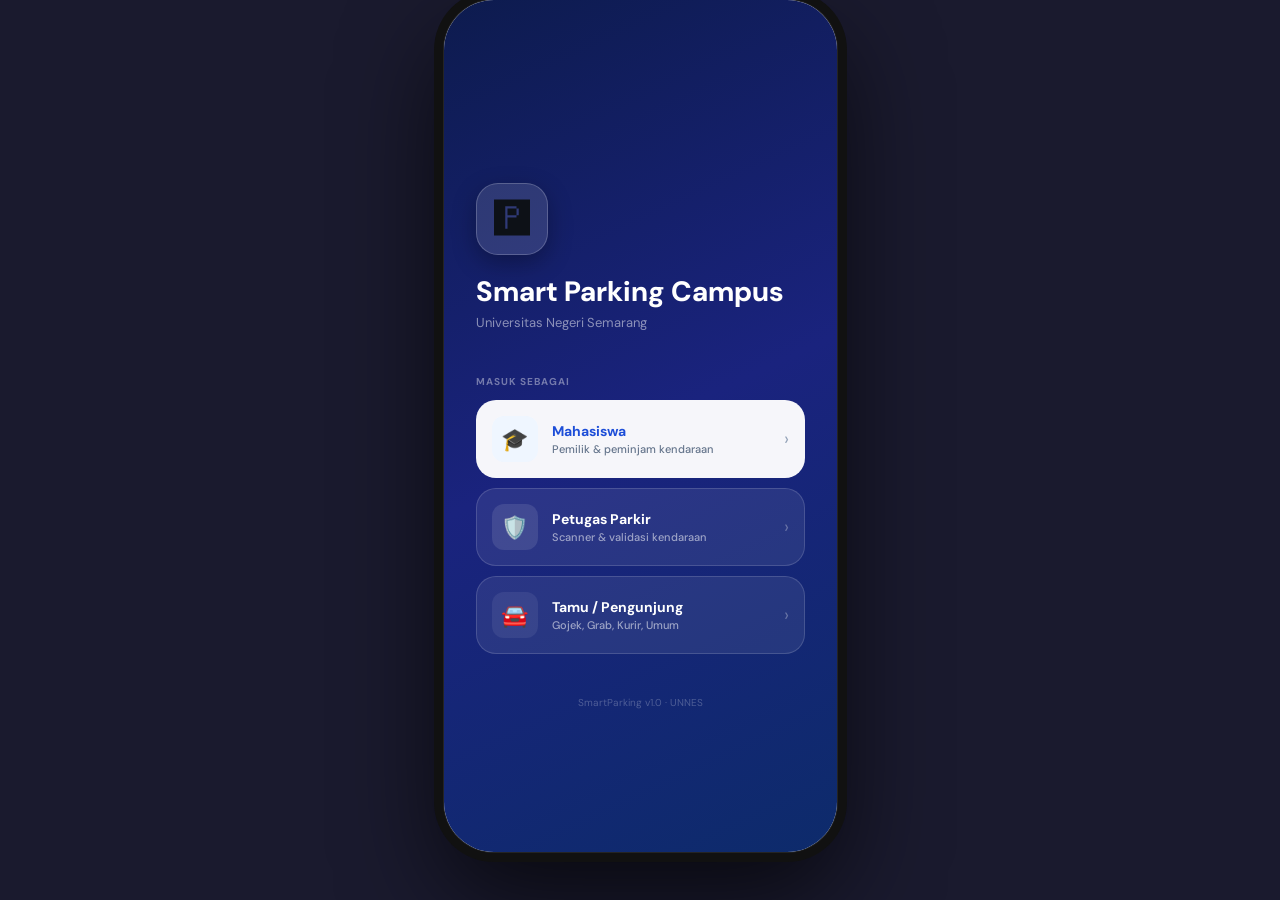
<file: index.html>
<!DOCTYPE html>
<html lang="id">
<head>
<meta charset="UTF-8"/>
<meta name="viewport" content="width=device-width, initial-scale=1.0, maximum-scale=1.0, user-scalable=no"/>
<title>UNNES Smart Parking</title>
<link href="https://fonts.googleapis.com/css2?family=DM+Sans:ital,opsz,wght@0,9..40,300;0,9..40,400;0,9..40,500;0,9..40,600;0,9..40,700;0,9..40,800;1,9..40,400&family=DM+Mono:wght@400;500&display=swap" rel="stylesheet"/>
  
<link rel="stylesheet" href="style.css">

</head>
<body>
<div class="device">
<div class="shell" id="shell">
<div id="toast" class="toast"></div>

<!-- SPLASH -->
<div id="s-splash" class="screen active">
  <div class="splash-top">
    <div class="splash-logo">🅿</div>
    <div style="font-size:28px;font-weight:800;color:#fff;line-height:1.2;margin-bottom:6px;">Smart Parking Campus</div>
    <div style="font-size:13px;color:rgba(255,255,255,.5);margin-bottom:44px;">Universitas Negeri Semarang</div>
    <div style="font-size:10px;font-weight:700;color:rgba(255,255,255,.4);letter-spacing:.1em;text-transform:uppercase;margin-bottom:12px;">Masuk sebagai</div>
    <div class="splash-role-card primary" onclick="startLogin('mahasiswa')">
      <div class="sr-icon" style="background:#EFF6FF;">🎓</div>
      <div><div class="sr-name">Mahasiswa</div><div class="sr-desc" style="color:var(--muted);">Pemilik & peminjam kendaraan</div></div>
      <div class="sr-arrow" style="color:#94A3B8;">›</div>
    </div>
    <div class="splash-role-card" onclick="startLogin('petugas')">
      <div class="sr-icon" style="background:rgba(255,255,255,.1);">🛡️</div>
      <div><div class="sr-name">Petugas Parkir</div><div class="sr-desc">Scanner & validasi kendaraan</div></div>
      <div class="sr-arrow">›</div>
    </div>
    <div class="splash-role-card" onclick="startLogin('tamu')">
      <div class="sr-icon" style="background:rgba(255,255,255,.07);">🚘</div>
      <div><div class="sr-name">Tamu / Pengunjung</div><div class="sr-desc">Gojek, Grab, Kurir, Umum</div></div>
      <div class="sr-arrow">›</div>
    </div>
    <div style="margin-top:32px;text-align:center;font-size:10px;color:rgba(255,255,255,.25);">SmartParking v1.0 · UNNES</div>
  </div>
</div>

<!-- LOGIN -->
<div id="s-login" class="screen">
  <div class="login-top">
    <div style="position:relative;z-index:1;">
      <div style="font-size:13px;font-weight:600;color:rgba(255,255,255,.65);margin-bottom:8px;" id="login-role-label">Masuk sebagai Mahasiswa</div>
      <div style="font-size:22px;font-weight:800;color:#fff;">Autentikasi SSO</div>
      <div style="font-size:12px;color:rgba(255,255,255,.55);margin-top:4px;">Gunakan akun Google UNNES Anda</div>
    </div>
  </div>
  <div class="login-body scroll-body" style="padding-bottom:24px;">
    <div class="unnes-logo">
      <div style="width:40px;height:40px;border-radius:10px;background:linear-gradient(135deg,#1565C0,#0D47A1);display:flex;align-items:center;justify-content:center;font-size:20px;flex-shrink:0;">🎓</div>
      <div><div class="fw700 text-sm">Universitas Negeri Semarang</div><div class="text-xs text-muted">Single Sign-On (SSO)</div></div>
    </div>
    <div class="field">
      <label class="field-label">Email Kampus</label>
      <input class="field-input" id="login-email" placeholder="nama@students.unnes.ac.id" type="email"/>
    </div>
    <div class="field">
      <label class="field-label">Password</label>
      <input class="field-input" id="login-pass" placeholder="••••••••" type="password"/>
    </div>
    <button class="btn btn-primary mt4" onclick="doLogin()">Masuk ke SmartParking</button>
    <div style="display:flex;align-items:center;gap:10px;margin:16px 0;">
      <div style="flex:1;height:1px;background:var(--border);"></div>
      <div style="font-size:11px;color:var(--subtle);font-weight:600;">atau</div>
      <div style="flex:1;height:1px;background:var(--border);"></div>
    </div>
    <button class="google-btn" onclick="doGoogleLogin()">
      <svg class="google-icon" viewBox="0 0 48 48"><path fill="#EA4335" d="M24 9.5c3.54 0 6.71 1.22 9.21 3.6l6.85-6.85C35.9 2.38 30.47 0 24 0 14.62 0 6.51 5.38 2.56 13.22l7.98 6.19C12.43 13.72 17.74 9.5 24 9.5z"/><path fill="#4285F4" d="M46.98 24.55c0-1.57-.15-3.09-.38-4.55H24v9.02h12.94c-.58 2.96-2.26 5.48-4.78 7.18l7.73 6c4.51-4.18 7.09-10.36 7.09-17.65z"/><path fill="#FBBC05" d="M10.53 28.59c-.48-1.45-.76-2.99-.76-4.59s.27-3.14.76-4.59l-7.98-6.19C.92 16.46 0 20.12 0 24c0 3.88.92 7.54 2.56 10.78l7.97-6.19z"/><path fill="#34A853" d="M24 48c6.48 0 11.93-2.13 15.89-5.81l-7.73-6c-2.18 1.48-4.97 2.35-8.16 2.35-6.26 0-11.57-4.22-13.47-9.91l-7.98 6.19C6.51 42.62 14.62 48 24 48z"/></svg>
      <span id="google-btn-text">Lanjut dengan Google UNNES</span>
    </button>
    <div style="margin-top:16px;text-align:center;">
      <span style="font-size:12px;color:var(--blue);font-weight:600;cursor:pointer;" onclick="showToast('Link reset dikirim ke email kampus Anda')">Lupa password?</span>
    </div>
    <div style="margin-top:24px;background:var(--blue-l);border:1px solid var(--blue-mid);border-radius:var(--r-lg);padding:12px 14px;font-size:11px;color:var(--blue-d);">
      ℹ️ Gunakan akun <strong>@students.unnes.ac.id</strong> (mahasiswa) atau <strong>@unnes.ac.id</strong> (petugas).
    </div>
    <button class="btn btn-ghost mt12" onclick="go('s-splash')">← Kembali</button>
  </div>
</div>

<!-- LOADING -->
<div id="s-loading" class="screen" style="background:var(--blue);align-items:center;justify-content:center;">
  <div style="text-align:center;">
    <div style="font-size:52px;margin-bottom:16px;">🅿</div>
    <div class="spinner" style="margin:0 auto 14px;width:28px;height:28px;border-color:rgba(255,255,255,.3);border-top-color:#fff;"></div>
    <div style="font-size:14px;font-weight:600;color:rgba(255,255,255,.8);" id="loading-text">Memverifikasi akun…</div>
  </div>
</div>

<!-- MAHASISWA DASHBOARD -->
<div id="s-mhs-dash" class="screen">
  <div class="hero">
    <div class="hero-content">
      <div class="row-between">
        <div>
          <div class="mhs-hero-greeting">Selamat Pagi 👋</div>
          <div class="mhs-hero-name">Salma Afifah Maharani</div>
          <div class="mhs-hero-sub">NIM 2405090099 · Pendidikan Teknik Informatika dan Komputer</div>
        </div>
        <div style="position:relative;cursor:pointer;" onclick="go('s-mhs-profil')">
          <div class="avatar" style="background:rgba(255,255,255,.2);color:#fff;border:2px solid rgba(255,255,255,.3);">SM</div>
          <div class="dot green pulse" style="position:absolute;bottom:1px;right:1px;border:2px solid var(--blue);"></div>
        </div>
      </div>
      <div style="margin-top:12px;display:flex;gap:8px;flex-wrap:wrap;">
        <span class="badge" style="background:rgba(255,255,255,.18);color:#fff;border:1px solid rgba(255,255,255,.2);"><span class="dot green pulse"></span> Sedang Parkir</span>
        <span class="badge" style="background:rgba(255,255,255,.1);color:rgba(255,255,255,.8);border:1px solid rgba(255,255,255,.12);">2 Kendaraan</span>
      </div>
      <div class="mhs-stat-row">
        <div class="mhs-stat-pill"><div class="mhs-stat-num">47</div><div class="mhs-stat-lbl">Parkir</div></div>
        <div class="mhs-stat-pill"><div class="mhs-stat-num" style="color:#86EFAC;">120</div><div class="mhs-stat-lbl">Tersedia</div></div>
        <div class="mhs-stat-pill"><div class="mhs-stat-num">1j23m</div><div class="mhs-stat-lbl">Rata-rata</div></div>
      </div>
    </div>
  </div>
  <div class="scroll-body">
    <div class="section-title">Aksi Cepat</div>
    <div class="px">
      <div class="qa-grid">
        <div class="qa-item" onclick="go('s-mhs-qr')"><div class="qa-icon" style="background:var(--blue-l);">📱</div><div class="qa-label">Tampilkan QR</div></div>
        <div class="qa-item" onclick="go('s-mhs-kendaraan')"><div class="qa-icon" style="background:#FEF3C7;">🏍️</div><div class="qa-label">Kendaraan Saya</div></div>
        <div class="qa-item" onclick="go('s-mhs-riwayat')"><div class="qa-icon" style="background:var(--green-l);">🕐</div><div class="qa-label">Riwayat Parkir</div></div>
        <div class="qa-item" onclick="go('s-mhs-pinjam')"><div class="qa-icon" style="background:var(--purple-l);">🤝</div><div class="qa-label">Pinjamkan</div></div>
        <div class="qa-item" onclick="go('s-mhs-notif')"><div class="qa-icon" style="background:var(--red-l);">🔔</div><div class="qa-label">Notifikasi</div></div>
        <div class="qa-item" onclick="go('s-mhs-status')"><div class="qa-icon" style="background:var(--border2);">📍</div><div class="qa-label">Status Parkir</div></div>
      </div>
    </div>
    <div class="section-title">Kendaraan Aktif</div>
    <div class="px">
      <div class="park-status active" onclick="go('s-mhs-status')" style="cursor:pointer;">
        <div style="font-size:36px;">🏍️</div>
        <div style="flex:1;">
          <div class="fw700">H 1234 ABC</div>
          <div class="text-sm mt4" style="color:var(--green);font-weight:600;">● Sedang Parkir · Zona B-14</div>
          <div class="text-xs text-muted mt4">Masuk 08:30 · <span id="dur-live">1j 24m berlalu</span></div>
        </div>
        <div style="color:var(--subtle);font-size:18px;">›</div>
      </div>
    </div>
    <div class="section-title">Notifikasi Terbaru</div>
    <div class="px mb16">
      <div class="card card-p">
        <div class="notif-item notif-unread" onclick="go('s-mhs-notif')" style="cursor:pointer;">
          <div class="notif-icon" style="background:var(--green-l);">✅</div>
          <div><div class="fw600 text-sm">H 1234 ABC masuk Zona B, Slot B-14</div><div class="text-xs text-muted mt4">Hari ini · 08:30</div></div>
        </div>
        <div class="notif-item notif-unread" onclick="go('s-mhs-notif')" style="cursor:pointer;">
          <div class="notif-icon" style="background:var(--purple-l);">🤝</div>
          <div><div class="fw600 text-sm">Meliya ingin pinjam motor Anda — tap untuk setuju</div><div class="text-xs text-muted mt4">Kemarin · 13:45</div></div>
        </div>
        <div class="notif-item" onclick="go('s-mhs-notif')" style="cursor:pointer;border:none;">
          <div class="notif-icon" style="background:var(--amber-l);">⚠️</div>
          <div><div class="fw600 text-sm">Aktivitas mencurigakan di Zona C</div><div class="text-xs text-muted mt4">2 hari lalu · 21:15</div></div>
        </div>
      </div>
    </div>
  </div>
  <nav class="bottom-nav">
    <button class="nav-item active" onclick="setNav(this);go('s-mhs-dash')"><div class="nav-pill">🏠</div><div class="nav-label">Beranda</div></button>
    <button class="nav-item" onclick="setNav(this);go('s-mhs-kendaraan')"><div class="nav-pill">🏍️</div><div class="nav-label">Kendaraan</div></button>
    <button class="nav-item" onclick="setNav(this);go('s-mhs-qr')"><div class="nav-pill">📱</div><div class="nav-label">QR Saya</div></button>
    <button class="nav-item" onclick="setNav(this);go('s-mhs-notif')"><div class="nav-pill">🔔</div><div class="nav-label">Notif</div></button>
    <button class="nav-item" onclick="setNav(this);go('s-mhs-profil')"><div class="nav-pill">👤</div><div class="nav-label">Profil</div></button>
  </nav>
</div>

<!-- QR CODE -->
<div id="s-mhs-qr" class="screen">
  <div class="status-bar light" style="background:var(--blue);"></div>
  <div class="topbar on-blue light">
    <button class="back-btn light" onclick="go('s-mhs-dash')">←</button>
    <h2>QR Kendaraan</h2>
  </div>
  <div class="scroll-body" style="background:var(--blue);">
    <div style="padding:0 20px 16px;display:flex;gap:8px;">
      <span id="qr-chip-1" class="badge" style="background:rgba(255,255,255,.9);color:var(--blue-d);border:none;cursor:pointer;padding:6px 12px;" onclick="switchQrVehicle(1)">🏍️ H 1234 ABC</span>
      <span id="qr-chip-2" class="badge" style="background:rgba(255,255,255,.15);color:#fff;border:1px solid rgba(255,255,255,.2);cursor:pointer;padding:6px 12px;" onclick="switchQrVehicle(2)">🚗 H 5678 XYZ</span>
    </div>
    <div style="background:var(--bg);border-radius:28px 28px 0 0;padding:22px 20px 0;">
      <div class="qr-card">
        <div style="font-size:15px;font-weight:700;" id="qr-plate">H 1234 ABC</div>
        <div class="text-xs text-muted mb12" style="margin-top:2px;" id="qr-detail">Honda Beat 2022 · Merah · Salma Afifah Maharani</div>
        <div class="qr-frame">
          <svg width="176" height="176" viewBox="0 0 21 21" xmlns="http://www.w3.org/2000/svg">
            <rect width="21" height="21" fill="white"/>
            <rect x="1" y="1" width="7" height="7" fill="#2563EB" rx="1"/><rect x="2" y="2" width="5" height="5" fill="white" rx=".5"/><rect x="3" y="3" width="3" height="3" fill="#2563EB" rx=".3"/>
            <rect x="13" y="1" width="7" height="7" fill="#2563EB" rx="1"/><rect x="14" y="2" width="5" height="5" fill="white" rx=".5"/><rect x="15" y="3" width="3" height="3" fill="#2563EB" rx=".3"/>
            <rect x="1" y="13" width="7" height="7" fill="#2563EB" rx="1"/><rect x="2" y="14" width="5" height="5" fill="white" rx=".5"/><rect x="3" y="15" width="3" height="3" fill="#2563EB" rx=".3"/>
            <rect x="9" y="1" width="1" height="1" fill="#2563EB"/><rect x="11" y="1" width="1" height="1" fill="#2563EB"/><rect x="10" y="2" width="2" height="1" fill="#2563EB"/><rect x="9" y="4" width="1" height="2" fill="#2563EB"/><rect x="11" y="3" width="1" height="1" fill="#2563EB"/>
            <rect x="9" y="9" width="1" height="1" fill="#2563EB"/><rect x="11" y="9" width="3" height="1" fill="#2563EB"/><rect x="10" y="10" width="1" height="2" fill="#2563EB"/><rect x="12" y="11" width="2" height="1" fill="#2563EB"/>
            <rect x="9" y="12" width="2" height="1" fill="#2563EB"/><rect x="13" y="9" width="1" height="2" fill="#2563EB"/>
            <rect x="15" y="9" width="3" height="1" fill="#2563EB"/><rect x="14" y="10" width="1" height="3" fill="#2563EB"/>
            <rect x="17" y="11" width="3" height="1" fill="#2563EB"/><rect x="16" y="12" width="2" height="1" fill="#2563EB"/>
            <rect x="13" y="13" width="1" height="3" fill="#2563EB"/><rect x="15" y="14" width="2" height="1" fill="#2563EB"/>
            <rect x="17" y="13" width="3" height="2" fill="#2563EB"/><rect x="16" y="16" width="3" height="1" fill="#2563EB"/>
            <rect x="9" y="14" width="3" height="1" fill="#2563EB"/><rect x="10" y="15" width="1" height="2" fill="#2563EB"/>
            <rect x="9" y="17" width="2" height="2" fill="#2563EB"/><rect x="12" y="16" width="1" height="3" fill="#2563EB"/>
            <rect x="1" y="9" width="3" height="1" fill="#2563EB"/><rect x="5" y="9" width="2" height="1" fill="#2563EB"/>
            <rect x="2" y="10" width="2" height="2" fill="#2563EB"/><rect x="5" y="11" width="3" height="1" fill="#2563EB"/>
            <rect x="1" y="12" width="2" height="1" fill="#2563EB"/><rect x="4" y="12" width="3" height="2" fill="#2563EB"/>
            <rect x="1" y="14" width="3" height="1" fill="#2563EB"/><rect x="5" y="14" width="2" height="1" fill="#2563EB"/>
            <rect x="2" y="15" width="2" height="2" fill="#2563EB"/><rect x="6" y="16" width="2" height="1" fill="#2563EB"/>
            <rect x="1" y="17" width="3" height="2" fill="#2563EB"/><rect x="5" y="18" width="2" height="1" fill="#2563EB"/>
          </svg>
        </div>
        <div class="qr-badge"><span class="dot green pulse"></span><span id="qr-timer">Refresh dalam 28 detik</span></div>
        <div class="text-xs text-muted mt8" style="font-family:var(--mono);">Token: SP·A1F3·D9E2·B7C8</div>
      </div>
      <div class="card card-p mt10">
        <div class="row-between mb10"><div class="fw700 text-sm">Info Kendaraan</div><span class="badge green">● Aktif</span></div>
        <div class="info-row"><span class="ir-label">Plat</span><span class="ir-value" style="font-family:var(--mono);font-size:15px;" id="qr-info-plate">H 1234 ABC</span></div>
        <div class="info-row"><span class="ir-label">Kendaraan</span><span class="ir-value" id="qr-info-veh">Honda Beat 2022</span></div>
        <div class="info-row"><span class="ir-label">Pemilik</span><span class="ir-value">Salma Afifah Maharani</span></div>
      </div>
      <div class="grid2 mt10">
        <button class="btn btn-outline btn-sm" style="width:100%;padding:11px;" onclick="showToast('QR diperbesar 🔍')">🔍 Perbesar</button>
        <button class="btn btn-ghost btn-sm" style="width:100%;padding:11px;" onclick="showToast('Dibagikan! 📤')">📤 Bagikan</button>
      </div>
      <div class="info-card amber mt10">⚠️ <strong>Jangan screenshot</strong> QR ini. Token berubah otomatis setiap 30 detik demi keamanan kendaraanmu.</div>
      <div style="height:24px;"></div>
    </div>
  </div>
</div>

<!-- KENDARAAN -->
<div id="s-mhs-kendaraan" class="screen">
  <div class="status-bar dark"></div>
  <div class="topbar on-white">
    <button class="back-btn dark" onclick="go('s-mhs-dash')">←</button>
    <h2>Kendaraan Saya</h2>
  </div>
  <div class="scroll-body px" style="padding-top:4px;">
    <button class="btn btn-primary" onclick="go('s-mhs-tambah')" style="margin-bottom:16px;">＋ Daftarkan Kendaraan Baru</button>
    <div class="section-title" style="padding:0;margin-top:4px;">Terdaftar (2)</div>
    <div class="veh-card" onclick="go('s-mhs-qr')">
      <div class="veh-icon" style="background:var(--blue-l);">🏍️</div>
      <div style="flex:1;">
        <div class="veh-plate">H 1234 ABC</div>
        <div class="veh-sub">Honda Beat 2022 · Merah</div>
        <div class="mt8"><span class="badge green">● Sedang Parkir</span></div>
      </div>
      <button class="btn btn-ghost btn-sm" onclick="event.stopPropagation();go('s-mhs-qr')">QR</button>
    </div>
    <div class="veh-card" onclick="go('s-mhs-qr')">
      <div class="veh-icon" style="background:var(--green-l);">🚗</div>
      <div style="flex:1;">
        <div class="veh-plate">H 5678 XYZ</div>
        <div class="veh-sub">Land Cruiser 2024 · Hitam</div>
        <div class="mt8"><span class="badge gray">Di Luar Kampus</span></div>
      </div>
      <button class="btn btn-ghost btn-sm" onclick="event.stopPropagation();go('s-mhs-qr')">QR</button>
    </div>
    <div class="section-title" style="padding:0;">Dipinjam Teman</div>
    <div id="pinjam-active-card" class="card card-p" style="display:flex;gap:12px;align-items:center;">
      <div class="veh-icon" style="background:var(--purple-l);font-size:22px;">🏍️</div>
      <div style="flex:1;">
        <div class="fw700">H 1234 ABC</div>
        <div class="text-xs text-muted mt4">Dipinjam Meliya Kholisatun Nisa</div>
        <div class="mt8"><span class="badge purple">🤝 Aktif s/d 17 Jun</span></div>
      </div>
      <button class="btn btn-ghost btn-sm" onclick="go('s-mhs-pinjam-detail')">Detail</button>
    </div>
    <div class="section-title" style="padding:0;">Jenis Kendaraan</div>
    <div style="display:grid;grid-template-columns:repeat(3,1fr);gap:8px;margin-bottom:20px;">
      <div style="background:var(--bg);border-radius:var(--r-md);padding:10px 6px;text-align:center;font-size:11px;font-weight:600;color:var(--muted);border:1px solid var(--border);">🏍️<br>Motor</div>
      <div style="background:var(--bg);border-radius:var(--r-md);padding:10px 6px;text-align:center;font-size:11px;font-weight:600;color:var(--muted);border:1px solid var(--border);">🚗<br>Mobil</div>
      <div style="background:var(--green-l);border-radius:var(--r-md);padding:10px 6px;text-align:center;font-size:11px;font-weight:700;color:var(--green);border:1px solid var(--green-mid);">⚡🏍️<br>Motor Listrik</div>
      <div style="background:var(--bg);border-radius:var(--r-md);padding:10px 6px;text-align:center;font-size:11px;font-weight:600;color:var(--muted);border:1px solid var(--border);">⚡🚗<br>Mobil Listrik</div>
    </div>
  </div>
</div>

<!-- TAMBAH KENDARAAN -->
<div id="s-mhs-tambah" class="screen">
  <div class="status-bar dark"></div>
  <div class="topbar on-white">
    <button class="back-btn dark" onclick="go('s-mhs-kendaraan')">←</button>
    <h2>Daftarkan Kendaraan</h2>
  </div>
  <div class="scroll-body px" style="padding-top:8px;">
    <div class="field"><label class="field-label">Jenis Kendaraan</label><select class="field-input"><option>🏍️ Motor</option><option>🚗 Mobil</option><option>⚡ Motor Listrik</option><option>⚡🚗 Mobil Listrik</option><option>🚲 Sepeda</option><option>⚡🚲 Sepeda Listrik</option></select></div>
    <div class="field"><label class="field-label">Plat Nomor</label><input class="field-input" id="tambah-plat" placeholder="H 1234 ABC" style="text-transform:uppercase;font-family:var(--mono);"/></div>
    <div class="grid2">
      <div class="field"><label class="field-label">Merk</label><input class="field-input" id="tambah-merk" placeholder="Honda"/></div>
      <div class="field"><label class="field-label">Model</label><input class="field-input" id="tambah-model" placeholder="Beat"/></div>
    </div>
    <div class="grid2">
      <div class="field"><label class="field-label">Warna</label><input class="field-input" id="tambah-warna" placeholder="Merah"/></div>
      <div class="field"><label class="field-label">Tahun</label><input class="field-input" id="tambah-tahun" placeholder="2022" type="number"/></div>
    </div>
    <div class="field"><label class="field-label">Nomor STNK</label><input class="field-input" id="tambah-stnk" placeholder="1234567890"/></div>
    <div class="section-title" style="padding:0;margin-top:4px;">Dokumen</div>
    <div id="foto-kendaraan-box" class="upload-box mb10" onclick="simulateUploadFoto('foto-kendaraan-box','foto-kendaraan-preview')">
      <div style="font-size:26px;margin-bottom:5px;">📷</div>
      <div class="fw700 text-sm">Foto Kendaraan</div>
      <div class="text-xs text-muted mt4">Tap untuk mengambil foto</div>
    </div>
    <div id="foto-kendaraan-preview" style="display:none;" class="upload-preview">
      <div class="upload-preview-overlay">📷 <span style="color:#fff;font-size:13px;margin-left:6px;font-weight:600;">Foto tersimpan ✓</span></div>
      <div style="height:80px;background:linear-gradient(135deg,#667eea 0%,#764ba2 100%);display:flex;align-items:center;justify-content:center;font-size:36px;">🏍️</div>
    </div>
    <div id="foto-stnk-box" class="upload-box mb16" onclick="simulateUploadFoto('foto-stnk-box','foto-stnk-preview')">
      <div style="font-size:26px;margin-bottom:5px;">📄</div>
      <div class="fw700 text-sm">STNK / Bukti Kepemilikan</div>
      <div class="text-xs text-muted mt4">JPG, PNG, atau PDF</div>
    </div>
    <div id="foto-stnk-preview" style="display:none;" class="upload-preview">
      <div class="upload-preview-overlay">📄 <span style="color:#fff;font-size:13px;margin-left:6px;font-weight:600;">Dokumen tersimpan ✓</span></div>
      <div style="height:80px;background:linear-gradient(135deg,#11998e 0%,#38ef7d 100%);display:flex;align-items:center;justify-content:center;font-size:36px;">📋</div>
    </div>
    <button class="btn btn-primary" onclick="submitTambahKendaraan()">Daftarkan Kendaraan</button>
    <div style="height:20px;"></div>
  </div>
</div>

<!-- STATUS PARKIR -->
<div id="s-mhs-status" class="screen">
  <div class="status-bar dark"></div>
  <div class="topbar on-white">
    <button class="back-btn dark" onclick="go('s-mhs-dash')">←</button>
    <h2>Status Parkir</h2>
  </div>
  <div class="scroll-body px" style="padding-top:8px;">
    <div class="park-status active">
      <div style="font-size:38px;">🏍️</div>
      <div>
        <div class="fw800 text-lg" style="color:var(--green);">Sedang Parkir</div>
        <div class="fw600 text-sm mt4">H 1234 ABC · Honda Beat</div>
      </div>
    </div>
    <div class="card card-p mt10">
      <div class="info-row"><span class="ir-label">⏰ Waktu Masuk</span><span class="ir-value">08:30 WIB</span></div>
      <div class="info-row"><span class="ir-label">⏱ Durasi</span><span class="ir-value fw700 text-blue" id="status-dur">1j 24m</span></div>
      <div class="info-row"><span class="ir-label">📍 Zona</span><span class="ir-value">Zona B — Gedung Teknik</span></div>
      <div class="info-row"><span class="ir-label">🅿️ Nomor Slot</span><span class="ir-value fw800" style="font-family:var(--mono);">B-14</span></div>
      <div class="info-row"><span class="ir-label">Jenis Area</span><span class="ir-value">Area Motor</span></div>
    </div>
    <div class="section-title" style="padding:0;">Peta Area</div>
    <div style="background:var(--border2);border-radius:var(--r-xl);height:130px;display:flex;align-items:center;justify-content:center;border:1px solid var(--border);margin-bottom:12px;">
      <div style="text-align:center;"><div style="font-size:28px;">🗺️</div><div class="text-xs text-muted mt4 fw600">Slot B-14 ditandai biru</div></div>
    </div>
    <button class="btn btn-primary" onclick="go('s-mhs-qr')">📱 Tampilkan QR untuk Keluar</button>
    <button class="btn btn-ghost mt8" onclick="showToast('Laporan dikirim ke petugas 🚨')">🚨 Laporkan Masalah</button>
  </div>
</div>

<!-- RIWAYAT -->
<div id="s-mhs-riwayat" class="screen">
  <div class="status-bar dark"></div>
  <div class="topbar on-white">
    <button class="back-btn dark" onclick="go('s-mhs-dash')">←</button>
    <h2>Riwayat Parkir</h2>
  </div>
  <div class="scroll-body px" style="padding-top:8px;">
    <div class="tab-row mb12">
      <button class="tab-btn active" onclick="setTab(this);filterRiwayat('hari')">Hari Ini</button>
      <button class="tab-btn" onclick="setTab(this);filterRiwayat('minggu')">Minggu Ini</button>
      <button class="tab-btn" onclick="setTab(this);filterRiwayat('bulan')">Bulan Ini</button>
    </div>
    <div class="stat-grid" style="padding:0;margin-bottom:16px;" id="riwayat-stats">
      <div class="stat-item"><div class="stat-val" style="color:var(--blue);">3</div><div class="stat-label">Total Parkir</div></div>
      <div class="stat-item"><div class="stat-val" style="color:var(--green);">1j 23m</div><div class="stat-label">Rata-rata</div></div>
    </div>
    <div id="riwayat-list">
      <div class="card card-p mb8" data-period="hari">
        <div style="display:flex;gap:10px;align-items:center;justify-content:space-between;">
          <div style="display:flex;gap:10px;align-items:center;">
            <div style="width:38px;height:38px;border-radius:var(--r-sm);background:var(--green-l);display:flex;align-items:center;justify-content:center;font-size:18px;">🏍️</div>
            <div><div class="fw700 text-sm">08:30 — Aktif sekarang</div><div class="text-xs text-muted mt4">Zona B-14 · 1j 24m</div></div>
          </div>
          <span class="badge green">Aktif</span>
        </div>
      </div>
      <div class="card card-p mb8" data-period="hari minggu">
        <div style="display:flex;gap:10px;align-items:center;justify-content:space-between;">
          <div style="display:flex;gap:10px;align-items:center;">
            <div style="width:38px;height:38px;border-radius:var(--r-sm);background:var(--border2);display:flex;align-items:center;justify-content:center;font-size:18px;">🏍️</div>
            <div><div class="fw700 text-sm">06:00 — 08:00</div><div class="text-xs text-muted mt4">Zona A-03 · 2j 0m</div></div>
          </div>
          <span class="badge gray">Selesai</span>
        </div>
      </div>
      <div class="card card-p mb8" data-period="minggu bulan">
        <div style="display:flex;gap:10px;align-items:center;justify-content:space-between;">
          <div style="display:flex;gap:10px;align-items:center;">
            <div style="width:38px;height:38px;border-radius:var(--r-sm);background:var(--border2);display:flex;align-items:center;justify-content:center;font-size:18px;">🚗</div>
            <div><div class="fw700 text-sm">Kemarin · 13:00 — 17:30</div><div class="text-xs text-muted mt4">Zona C-02 · 4j 30m</div></div>
          </div>
          <span class="badge gray">Selesai</span>
        </div>
      </div>
      <div class="card card-p mb8" data-period="bulan">
        <div style="display:flex;gap:10px;align-items:center;justify-content:space-between;">
          <div style="display:flex;gap:10px;align-items:center;">
            <div style="width:38px;height:38px;border-radius:var(--r-sm);background:var(--border2);display:flex;align-items:center;justify-content:center;font-size:18px;">🏍️</div>
            <div><div class="fw700 text-sm">3 Jun · 07:00 — 15:00</div><div class="text-xs text-muted mt4">Zona B-07 · 8j 0m</div></div>
          </div>
          <span class="badge gray">Selesai</span>
        </div>
      </div>
    </div>
  </div>
</div>

<!-- NOTIFIKASI -->
<div id="s-mhs-notif" class="screen">
  <div class="status-bar dark"></div>
  <div class="topbar on-white">
    <button class="back-btn dark" onclick="go('s-mhs-dash')">←</button>
    <h2>Notifikasi</h2>
    <button class="btn btn-ghost btn-sm" onclick="bacaSemua()">Baca Semua</button>
  </div>
  <div class="scroll-body px" style="padding-top:8px;">
    <div class="card card-p" id="notif-list">
      <div class="notif-item notif-unread" id="notif-1">
        <div class="notif-icon" style="background:var(--green-l);">✅</div>
        <div><div class="fw600 text-sm">H 1234 ABC masuk Zona B, Slot B-14</div><div class="text-xs text-muted mt4">Hari ini · 08:30</div></div>
      </div>
      <div class="notif-item notif-unread" id="notif-pinjam" style="cursor:pointer;" onclick="go('s-mhs-terima-pinjam')">
        <div class="notif-icon" style="background:var(--purple-l);">🤝</div>
        <div style="flex:1;">
          <div class="fw600 text-sm">Meliya Kholisatun Nisa ingin meminjam motor Anda</div>
          <div class="text-xs text-muted mt4">Kemarin · 13:45</div>
          <div style="margin-top:8px;display:flex;gap:6px;" id="notif-pinjam-actions">
            <button class="btn btn-green btn-sm" style="padding:6px 14px;" onclick="event.stopPropagation();terimaNotifPinjam()">Terima</button>
            <button class="btn btn-ghost btn-sm" style="padding:6px 14px;" onclick="event.stopPropagation();tolakNotifPinjam()">Tolak</button>
          </div>
        </div>
      </div>
      <div class="notif-item" id="notif-3">
        <div class="notif-icon" style="background:var(--amber-l);">⏰</div>
        <div><div class="fw600 text-sm">Masa pinjam Meliya hampir habis (1 jam lagi)</div><div class="text-xs text-muted mt4">Kemarin · 17:00</div></div>
      </div>
      <div class="notif-item" id="notif-4">
        <div class="notif-icon" style="background:var(--green-l);">🚪</div>
        <div><div class="fw600 text-sm">H 1234 ABC keluar kampus pukul 18:45</div><div class="text-xs text-muted mt4">Kemarin · 18:45</div></div>
      </div>
      <div class="notif-item" id="notif-5" style="border:none;">
        <div class="notif-icon" style="background:var(--red-l);">🚨</div>
        <div><div class="fw600 text-sm">Aktivitas mencurigakan di Zona C — Periksa</div><div class="text-xs text-muted mt4">2 hari lalu · 21:15</div></div>
      </div>
    </div>
  </div>
</div>

<!-- PINJAMKAN -->
<div id="s-mhs-pinjam" class="screen">
  <div class="status-bar dark"></div>
  <div class="topbar on-white">
    <button class="back-btn dark" onclick="go('s-mhs-dash')">←</button>
    <h2>Pinjamkan Kendaraan</h2>
  </div>
  <div class="scroll-body px" style="padding-top:8px;">
    <div class="card card-p" style="border:1.5px solid var(--blue);background:var(--blue-l);margin-bottom:16px;">
      <div class="text-xs fw700" style="color:var(--blue);text-transform:uppercase;letter-spacing:.06em;margin-bottom:8px;">Kendaraan Dipinjamkan</div>
      <div style="display:flex;gap:10px;align-items:center;">
        <div style="font-size:30px;">🏍️</div>
        <div><div class="fw700">H 1234 ABC</div><div class="text-xs text-muted">Honda Beat 2022 · Merah</div></div>
        <button class="btn btn-ghost btn-sm" style="margin-left:auto;" onclick="showToast('Pilih kendaraan lain')">Ganti</button>
      </div>
    </div>
    <div class="field">
      <label class="field-label">Cari Peminjam (NIM / Nama)</label>
      <input class="field-input" id="pinjam-search" placeholder="NIM atau Nama" oninput="handlePinjamSearch(this.value)"/>
    </div>
    <div id="pinjam-result-found" style="display:none;background:var(--blue-l);border:1.5px solid var(--blue-mid);border-radius:var(--r-lg);padding:12px;margin-bottom:14px;display:none;gap:10px;align-items:center;">
      <div style="width:38px;height:38px;border-radius:50%;background:var(--blue);display:flex;align-items:center;justify-content:center;color:#fff;font-weight:700;font-size:15px;">M</div>
      <div style="flex:1;"><div class="fw700" id="pinjam-found-name">Meliya Kholisatun Nisa</div><div class="text-xs" style="color:var(--blue);" id="pinjam-found-nim">NIM 2405090089 · Pendidikan Teknik Informatika</div></div>
      <span class="badge blue">Dipilih ✓</span>
    </div>
    <div id="pinjam-empty" style="background:var(--border2);border-radius:var(--r-lg);padding:14px;margin-bottom:14px;text-align:center;display:none;">
      <div style="font-size:24px;margin-bottom:4px;">🔍</div>
      <div class="text-xs text-muted fw600">Mahasiswa tidak ditemukan</div>
    </div>
    <div class="field"><label class="field-label">Alasan Peminjaman</label><input class="field-input" id="pinjam-alasan" placeholder="Fotocopy dll…"/></div>
    <div class="grid2">
      <div class="field"><label class="field-label">Tanggal Mulai</label><input class="field-input" id="pinjam-mulai" type="date"/></div>
      <div class="field"><label class="field-label">Tanggal Selesai</label><input class="field-input" id="pinjam-selesai" type="date"/></div>
    </div>
    <div class="field"><label class="field-label">Catatan Tambahan</label><input class="field-input" id="pinjam-catatan" placeholder="Isi bensin sebelum dikembalikan…"/></div>
    <button class="btn btn-primary mt4" onclick="submitPinjam()">📤 Kirim Permintaan Peminjaman</button>
    <div style="height:20px;"></div>
  </div>
</div>

<!-- PINJAM SENT -->
<div id="s-mhs-pinjam-sent" class="screen">
  <div class="status-bar dark"></div>
  <div class="topbar on-white">
    <button class="back-btn dark" onclick="go('s-mhs-dash')">←</button>
    <h2>Permintaan Terkirim</h2>
  </div>
  <div class="success-wrap">
    <div class="success-circle" style="background:var(--blue-l);">📤</div>
    <div class="fw800 text-xl">Permintaan Dikirim!</div>
    <div class="text-sm text-muted" id="pinjam-sent-sub">Menunggu konfirmasi dari peminjam</div>
    <div class="card card-p" style="width:100%;margin-top:12px;">
      <div class="info-row"><span class="ir-label">Peminjam</span><span class="ir-value" id="pinjam-sent-name">Meliya Kholisatun Nisa</span></div>
      <div class="info-row"><span class="ir-label">Kendaraan</span><span class="ir-value" style="font-family:var(--mono);">H 1234 ABC</span></div>
      <div class="info-row"><span class="ir-label">Durasi</span><span class="ir-value" id="pinjam-sent-durasi">—</span></div>
      <div class="info-row"><span class="ir-label">Status</span><span class="ir-value"><span class="badge amber">⏳ Menunggu</span></span></div>
    </div>
    <div class="info-card amber" style="width:100%;">📱 Notifikasi akan dikirim ke kamu dan peminjam saat permintaan direspons.</div>
    <button class="btn btn-primary" style="width:100%;" onclick="go('s-mhs-dash')">Kembali ke Beranda</button>
  </div>
</div>

<!-- TERIMA PINJAM -->
<div id="s-mhs-terima-pinjam" class="screen">
  <div class="status-bar dark"></div>
  <div class="topbar on-white">
    <button class="back-btn dark" onclick="go('s-mhs-notif')">←</button>
    <h2>Permintaan Peminjaman</h2>
  </div>
  <div class="scroll-body px" style="padding-top:8px;">
    <div class="info-card amber mb12" style="text-align:center;">
      <div class="fw700 text-base" style="color:#92400E;">📨 Kamu diminta meminjam kendaraan</div>
      <div class="text-xs text-muted mt4">Dari Salma Afifah Maharani · H 1234 ABC</div>
    </div>
    <div class="card card-p">
      <div style="display:flex;gap:12px;align-items:center;margin-bottom:14px;">
        <div class="avatar" style="background:var(--blue-l);color:var(--blue);font-size:18px;">S</div>
        <div><div class="fw700">Salma Afifah Maharani</div><div class="text-xs text-muted">Pemilik · NIM 2405090099</div></div>
      </div>
      <div style="text-align:center;margin-bottom:12px;font-size:46px;">🏍️</div>
      <div class="info-row"><span class="ir-label">Plat</span><span class="ir-value" style="font-family:var(--mono);">H 1234 ABC</span></div>
      <div class="info-row"><span class="ir-label">Kendaraan</span><span class="ir-value">Honda Beat 2022 Merah</span></div>
      <div class="info-row"><span class="ir-label">Durasi</span><span class="ir-value">17 – 17 Jun 2026</span></div>
      <div class="info-row"><span class="ir-label">Alasan</span><span class="ir-value">Fotocopy</span></div>
    </div>
    <div id="terima-pinjam-actions" class="grid2 mt12">
      <button class="btn btn-green" onclick="terimaPermintaanPinjam()">✅ Terima</button>
      <button class="btn btn-red" onclick="tolakPermintaanPinjam()">❌ Tolak</button>
    </div>
  </div>
</div>

<!-- DETAIL PINJAM -->
<div id="s-mhs-pinjam-detail" class="screen">
  <div class="status-bar dark"></div>
  <div class="topbar on-white">
    <button class="back-btn dark" onclick="go('s-mhs-kendaraan')">←</button>
    <h2>Detail Peminjaman</h2>
  </div>
  <div class="scroll-body px" style="padding-top:8px;">
    <div class="park-status borrowed">
      <div style="font-size:38px;">🤝</div>
      <div><div class="fw800 text-lg" style="color:var(--purple);">Sedang Dipinjam</div><div class="fw600 text-sm mt4">H 1234 ABC</div></div>
    </div>
    <div class="card card-p mt10">
      <div class="info-row"><span class="ir-label">👤 Peminjam</span><span class="ir-value">Meliya Kholisatun Nisa</span></div>
      <div class="info-row"><span class="ir-label">🎓 NIM</span><span class="ir-value">2405090089</span></div>
      <div class="info-row"><span class="ir-label">📅 Mulai</span><span class="ir-value">17 Jun 2026</span></div>
      <div class="info-row"><span class="ir-label">📅 Selesai</span><span class="ir-value">17 Jun 2026</span></div>
      <div class="info-row"><span class="ir-label">💬 Alasan</span><span class="ir-value">Fotocopy</span></div>
      <div class="info-row"><span class="ir-label">Status</span><span class="ir-value" id="pinjam-detail-status"><span class="badge green">● Aktif</span></span></div>
    </div>
    <div class="info-card blue mt10">ℹ️ Kamu akan dapat notifikasi setiap kali kendaraan scan masuk/keluar kampus.</div>
    <button class="btn btn-red mt12" id="btn-cabut-pinjam" onclick="cabutIzinPinjam()">Cabut Izin Peminjaman</button>
  </div>
</div>

<!-- PROFIL MAHASISWA -->
<div id="s-mhs-profil" class="screen">
  <div class="hero">
    <div class="hero-content" style="text-align:center;">
      <div style="width:72px;height:72px;border-radius:50%;background:rgba(255,255,255,.25);display:flex;align-items:center;justify-content:center;font-size:32px;font-weight:800;color:#fff;border:3px solid rgba(255,255,255,.4);margin:0 auto 12px;">SM</div>
      <div style="font-size:19px;font-weight:800;color:#fff;">Salma Afifah Maharani</div>
      <div style="font-size:12px;color:rgba(255,255,255,.65);margin-top:3px;">NIM 2405090099 · Pend. Teknik Informatika dan Komputer</div>
      <div style="font-size:11px;color:rgba(255,255,255,.5);margin-top:2px;">salmaafifah08@students.unnes.ac.id</div>
    </div>
  </div>
  <div class="scroll-body px" style="padding-top:14px;">
    <div class="card mb10">
      <div class="profile-menu-item" onclick="go('s-mhs-profil-data')">
        <div class="row-gap"><span style="font-size:18px;">🎓</span><div class="fw600 text-sm">Data Mahasiswa</div></div>
        <div style="color:var(--subtle);">›</div>
      </div>
      <div class="profile-menu-item" onclick="go('s-mhs-kendaraan')">
        <div class="row-gap"><span style="font-size:18px;">🏍️</span><div class="fw600 text-sm">Kendaraan Saya</div></div>
        <div style="color:var(--subtle);">›</div>
      </div>
      <div class="profile-menu-item" onclick="go('s-mhs-profil-notif')">
        <div class="row-gap"><span style="font-size:18px;">🔔</span><div class="fw600 text-sm">Pengaturan Notifikasi</div></div>
        <div style="color:var(--subtle);">›</div>
      </div>
    </div>
    <div class="card mb10">
      <div class="profile-menu-item" onclick="go('s-mhs-profil-keamanan')">
        <div class="row-gap"><span style="font-size:18px;">🔒</span><div class="fw600 text-sm">Keamanan & Password</div></div>
        <div style="color:var(--subtle);">›</div>
      </div>
      <div class="profile-menu-item" onclick="go('s-mhs-profil-bantuan')">
        <div class="row-gap"><span style="font-size:18px;">❓</span><div class="fw600 text-sm">Bantuan & FAQ</div></div>
        <div style="color:var(--subtle);">›</div>
      </div>
    </div>
    <button class="btn btn-red" onclick="doLogout()">🚪 Keluar (Logout)</button>
    <div style="text-align:center;margin-top:12px;font-size:10px;color:var(--subtle);">SmartParking v1.0 · UNNES · 2026</div>
    <div style="height:20px;"></div>
  </div>
  <nav class="bottom-nav">
    <button class="nav-item" onclick="setNav(this);go('s-mhs-dash')"><div class="nav-pill">🏠</div><div class="nav-label">Beranda</div></button>
    <button class="nav-item" onclick="setNav(this);go('s-mhs-kendaraan')"><div class="nav-pill">🏍️</div><div class="nav-label">Kendaraan</div></button>
    <button class="nav-item" onclick="setNav(this);go('s-mhs-qr')"><div class="nav-pill">📱</div><div class="nav-label">QR Saya</div></button>
    <button class="nav-item" onclick="setNav(this);go('s-mhs-notif')"><div class="nav-pill">🔔</div><div class="nav-label">Notif</div></button>
    <button class="nav-item active" onclick="setNav(this);go('s-mhs-profil')"><div class="nav-pill">👤</div><div class="nav-label">Profil</div></button>
  </nav>
</div>

<!-- PROFIL: DATA MAHASISWA -->
<div id="s-mhs-profil-data" class="screen">
  <div class="status-bar dark"></div>
  <div class="topbar on-white">
    <button class="back-btn dark" onclick="go('s-mhs-profil')">←</button>
    <h2>Data Mahasiswa</h2>
  </div>
  <div class="scroll-body px" style="padding-top:8px;">
    <div style="text-align:center;padding:20px 0 14px;">
      <div style="width:72px;height:72px;border-radius:50%;background:var(--blue-l);display:flex;align-items:center;justify-content:center;font-size:28px;font-weight:800;color:var(--blue);border:2px solid var(--blue-mid);margin:0 auto 10px;">SM</div>
      <button class="btn btn-ghost btn-sm" onclick="showToast('Ganti foto profil')">📷 Ganti Foto</button>
    </div>
    <div class="card card-p">
      <div class="info-row"><span class="ir-label">Nama Lengkap</span><span class="ir-value">Salma Afifah Maharani</span></div>
      <div class="info-row"><span class="ir-label">NIM</span><span class="ir-value" style="font-family:var(--mono);">2405090099</span></div>
      <div class="info-row"><span class="ir-label">Program Studi</span><span class="ir-value">Pend. Teknik Informatika dan Komputer</span></div>
      <div class="info-row"><span class="ir-label">Fakultas</span><span class="ir-value">Teknik</span></div>
      <div class="info-row"><span class="ir-label">Angkatan</span><span class="ir-value">2024</span></div>
      <div class="info-row"><span class="ir-label">Email</span><span class="ir-value" style="font-size:11px;">salmaafifah08@students.unnes.ac.id</span></div>
      <div class="info-row"><span class="ir-label">No. HP</span><span class="ir-value">+62 812-3456-7890</span></div>
    </div>
    <div class="field mt16"><label class="field-label">No. HP (ubah)</label><input class="field-input" placeholder="+62 812-3456-7890" type="tel"/></div>
    <button class="btn btn-primary" onclick="showToast('Data berhasil diperbarui ✅')">Simpan Perubahan</button>
  </div>
</div>

<!-- PROFIL: NOTIFIKASI SETTINGS -->
<div id="s-mhs-profil-notif" class="screen">
  <div class="status-bar dark"></div>
  <div class="topbar on-white">
    <button class="back-btn dark" onclick="go('s-mhs-profil')">←</button>
    <h2>Pengaturan Notifikasi</h2>
  </div>
  <div class="scroll-body px" style="padding-top:8px;">
    <div class="info-card blue mb12">ℹ️ Atur jenis notifikasi yang ingin kamu terima. Notifikasi keamanan selalu aktif.</div>
    <div class="card mb10">
      <div class="profile-menu-item">
        <div><div class="fw600 text-sm">Kendaraan Masuk/Keluar</div><div class="text-xs text-muted mt4">Notif saat kendaraanmu scan di gerbang</div></div>
        <label onclick="toggleSwitch(this)" style="position:relative;width:44px;height:24px;display:inline-block;cursor:pointer;">
          <input type="checkbox" checked style="opacity:0;width:0;height:0;"/>
          <span id="sw1" style="position:absolute;inset:0;background:var(--green);border-radius:12px;transition:.2s;"><span style="position:absolute;left:2px;top:2px;width:20px;height:20px;background:#fff;border-radius:50%;transition:.2s;transform:translateX(20px);display:block;"></span></span>
        </label>
      </div>
      <div class="profile-menu-item">
        <div><div class="fw600 text-sm">Permintaan Peminjaman</div><div class="text-xs text-muted mt4">Notif saat ada yang minta pinjam kendaraan</div></div>
        <label onclick="toggleSwitch(this)" style="position:relative;width:44px;height:24px;display:inline-block;cursor:pointer;">
          <input type="checkbox" checked style="opacity:0;width:0;height:0;"/>
          <span id="sw2" style="position:absolute;inset:0;background:var(--green);border-radius:12px;transition:.2s;"><span style="position:absolute;left:2px;top:2px;width:20px;height:20px;background:#fff;border-radius:50%;transition:.2s;transform:translateX(20px);display:block;"></span></span>
        </label>
      </div>
      <div class="profile-menu-item">
        <div><div class="fw600 text-sm">Masa Parkir Panjang</div><div class="text-xs text-muted mt4">Peringatan jika parkir >6 jam</div></div>
        <label onclick="toggleSwitch(this)" style="position:relative;width:44px;height:24px;display:inline-block;cursor:pointer;">
          <input type="checkbox" style="opacity:0;width:0;height:0;"/>
          <span id="sw3" style="position:absolute;inset:0;background:var(--border);border-radius:12px;transition:.2s;"><span style="position:absolute;left:2px;top:2px;width:20px;height:20px;background:#fff;border-radius:50%;transition:.2s;display:block;"></span></span>
        </label>
      </div>
      <div class="profile-menu-item" style="border:none;">
        <div><div class="fw600 text-sm">🔒 Notifikasi Keamanan</div><div class="text-xs text-muted mt4">Aktivitas mencurigakan (selalu aktif)</div></div>
        <span class="badge green" style="font-size:10px;">Aktif</span>
      </div>
    </div>
    <button class="btn btn-primary" onclick="showToast('Pengaturan tersimpan ✅')">Simpan Pengaturan</button>
  </div>
</div>

<!-- PROFIL: KEAMANAN -->
<div id="s-mhs-profil-keamanan" class="screen">
  <div class="status-bar dark"></div>
  <div class="topbar on-white">
    <button class="back-btn dark" onclick="go('s-mhs-profil')">←</button>
    <h2>Keamanan & Password</h2>
  </div>
  <div class="scroll-body px" style="padding-top:8px;">
    <div class="info-card green mb12">🔒 Akun terhubung ke SSO UNNES. Password dikelola oleh sistem kampus.</div>
    <div class="field"><label class="field-label">Password Lama</label><input class="field-input" placeholder="••••••••" type="password"/></div>
    <div class="field"><label class="field-label">Password Baru</label><input class="field-input" id="pass-baru" placeholder="Min. 8 karakter" type="password" oninput="checkPassStrength(this.value)"/></div>
    <div id="pass-strength-bar" style="height:4px;background:var(--border2);border-radius:4px;margin-top:-8px;margin-bottom:12px;overflow:hidden;"><div id="pass-strength-fill" style="height:100%;width:0%;border-radius:4px;transition:.3s;background:var(--red);"></div></div>
    <div class="text-xs text-muted mb12" id="pass-strength-text">Masukkan password baru</div>
    <div class="field"><label class="field-label">Konfirmasi Password Baru</label><input class="field-input" placeholder="Ulangi password" type="password"/></div>
    <button class="btn btn-primary" onclick="showToast('Password berhasil diperbarui 🔒')">Ubah Password</button>
    <div class="divider mt16 mb12"></div>
    <div class="fw700 text-sm mb8">Sesi Aktif</div>
    <div class="card card-p">
      <div class="info-row"><span class="ir-label">📱 Perangkat Ini</span><span class="ir-value"><span class="badge green">Aktif</span></span></div>
      <div class="info-row"><span class="ir-label">💻 Chrome · PC Kampus</span><span class="ir-value"><button onclick="showToast('Sesi diakhiri')" style="background:none;color:var(--red);font-size:12px;font-weight:600;cursor:pointer;">Akhiri</button></span></div>
    </div>
  </div>
</div>

<!-- PROFIL: BANTUAN -->
<div id="s-mhs-profil-bantuan" class="screen">
  <div class="status-bar dark"></div>
  <div class="topbar on-white">
    <button class="back-btn dark" onclick="go('s-mhs-profil')">←</button>
    <h2>Bantuan & FAQ</h2>
  </div>
  <div class="scroll-body px" style="padding-top:8px;">
    <div class="field"><input class="field-input" placeholder="🔍 Cari pertanyaan…"/></div>
    <div class="section-title" style="padding:0;">Pertanyaan Umum</div>
    <div class="card mb10">
      <div class="profile-menu-item" onclick="toggleFaq(this)">
        <div class="fw600 text-sm">Cara daftarkan kendaraan baru?</div>
        <span style="color:var(--subtle);font-size:16px;">+</span>
      </div>
      <div style="display:none;padding:0 16px 14px;font-size:12px;color:var(--muted);line-height:1.6;" class="faq-answer">Buka menu Kendaraan Saya, lalu tap tombol "＋ Daftarkan Kendaraan Baru". Isi data kendaraan dan unggah foto STNK.</div>
      <div class="profile-menu-item" onclick="toggleFaq(this)">
        <div class="fw600 text-sm">QR saya tidak bisa di-scan petugas?</div>
        <span style="color:var(--subtle);font-size:16px;">+</span>
      </div>
      <div style="display:none;padding:0 16px 14px;font-size:12px;color:var(--muted);line-height:1.6;" class="faq-answer">QR berubah tiap 30 detik. Pastikan koneksi internet aktif dan tap ikon refresh untuk memperbarui QR.</div>
      <div class="profile-menu-item" onclick="toggleFaq(this)">
        <div class="fw600 text-sm">Cara pinjamkan kendaraan ke teman?</div>
        <span style="color:var(--subtle);font-size:16px;">+</span>
      </div>
      <div style="display:none;padding:0 16px 14px;font-size:12px;color:var(--muted);line-height:1.6;" class="faq-answer">Buka menu Pinjamkan, cari teman lewat NIM/nama, tentukan tanggal, lalu kirim permintaan. Teman akan menerima notifikasi untuk dikonfirmasi.</div>
      <div class="profile-menu-item" style="border:none;" onclick="toggleFaq(this)">
        <div class="fw600 text-sm">Bagaimana cara lapor kendaraan hilang?</div>
        <span style="color:var(--subtle);font-size:16px;">+</span>
      </div>
      <div style="display:none;padding:0 16px 14px;font-size:12px;color:var(--muted);line-height:1.6;" class="faq-answer">Buka Status Parkir, lalu tap "Laporkan Masalah". Laporan langsung diterima petugas keamanan kampus.</div>
    </div>
    <button class="btn btn-outline mt4" onclick="showToast('Membuka live chat 💬')">💬 Chat dengan Petugas</button>
    <button class="btn btn-ghost mt8" onclick="showToast('Email ke support@smartparkingcampus.unnes.ac.id')">📧 Kirim Email</button>
  </div>
</div>

<!-- PETUGAS DASHBOARD -->
<div id="s-ptgs-dash" class="screen">
  <div class="hero hero-dark" style="padding:52px 20px 22px;">
    <div class="hero-content">
      <div class="row-between">
        <div>
          <div style="font-size:10px;font-weight:700;color:rgba(255,255,255,.4);letter-spacing:.1em;text-transform:uppercase;margin-bottom:5px;">PETUGAS PARKIR</div>
          <div style="font-size:19px;font-weight:800;color:#fff;">Rudi Hartono</div>
          <div style="font-size:11px;color:rgba(255,255,255,.5);margin-top:2px;">Pos Gerbang Utama</div>
        </div>
        <span class="badge green" style="background:rgba(22,163,74,.2);border:1px solid rgba(22,163,74,.35);">🟢 Jaga</span>
      </div>
      <div style="display:flex;gap:6px;margin-top:14px;">
        <div class="ptgs-stat-item"><div class="ptgs-stat-num">87</div><div class="ptgs-stat-lbl">Masuk</div></div>
        <div class="ptgs-stat-item"><div class="ptgs-stat-num">63</div><div class="ptgs-stat-lbl">Keluar</div></div>
        <div class="ptgs-stat-item"><div class="ptgs-stat-num">24</div><div class="ptgs-stat-lbl">Parkir</div></div>
        <div class="ptgs-stat-item alert-item" onclick="go('s-ptgs-alert')" style="cursor:pointer;"><div class="ptgs-stat-num" id="ptgs-alert-count">3</div><div class="ptgs-stat-lbl">Alert</div></div>
      </div>
    </div>
  </div>
  <div class="scroll-body" style="padding-top:14px;">
    <div class="px">
      <button class="btn btn-primary" onclick="go('s-ptgs-scan')" style="font-size:15px;padding:16px;display:flex;align-items:center;justify-content:center;gap:10px;">
        <span style="font-size:20px;">📷</span> Scan QR Kendaraan
      </button>
      <div class="grid2 mt8">
        <button class="btn btn-ghost" onclick="go('s-ptgs-log')" style="font-size:12px;">📋 Log Aktivitas</button>
        <button class="btn btn-ghost" onclick="go('s-ptgs-alert')" style="font-size:12px;color:var(--red);">🚨 Alert (3)</button>
        <button class="btn btn-ghost" onclick="go('s-ptgs-kapasitas')" style="font-size:12px;">🅿️ Kapasitas</button>
        <button class="btn btn-ghost" onclick="showToast('Laporan harian diunduh 📊')" style="font-size:12px;">📊 Laporan</button>
      </div>
    </div>
    <div class="section-title">Kapasitas Real-time</div>
    <div class="px">
      <div class="card card-p">
        <div class="row-between mb4"><div class="fw600 text-sm">🏍️ Motor</div><span class="badge amber">87/120 · 73%</span></div>
        <div class="cap-bar"><div class="cap-fill amber" style="width:73%;"></div></div>
        <div class="text-xs text-muted">33 slot tersedia</div>
        <div class="divider"></div>
        <div class="row-between mb4"><div class="fw600 text-sm">🚗 Mobil</div><span class="badge amber">34/50 · 68%</span></div>
        <div class="cap-bar"><div class="cap-fill amber" style="width:68%;"></div></div>
        <div class="text-xs text-muted mt4">16 slot tersedia</div>
        <div class="divider"></div>
        <div class="row-between mb4"><div class="fw600 text-sm">⚡ Listrik</div><span class="badge red">18/20 · 90%</span></div>
        <div class="cap-bar"><div class="cap-fill red" style="width:90%;"></div></div>
        <div class="text-xs text-muted mt4">2 slot tersedia</div>
        <div class="divider"></div>
        <div class="row-between mb4"><div class="fw600 text-sm">🚘 Tamu</div><span class="badge green">6/15 · 40%</span></div>
        <div class="cap-bar"><div class="cap-fill green" style="width:40%;"></div></div>
        <div class="text-xs text-muted mt4">9 slot tersedia</div>
      </div>
    </div>
    <div class="section-title">Aktivitas Terakhir</div>
    <div class="px mb12">
      <div class="card card-p">
        <div class="notif-item" onclick="go('s-ptgs-validasi')" style="cursor:pointer;">
          <div class="notif-icon" style="background:var(--green-l);">✅</div>
          <div style="flex:1;"><div class="fw600 text-sm">H 1234 ABC masuk</div><div class="text-xs text-muted mt4">Salma Afifah Maharani · 09:54</div></div>
          <span class="badge green">Masuk</span>
        </div>
        <div class="notif-item" onclick="go('s-ptgs-validasi-pinjam')" style="cursor:pointer;">
          <div class="notif-icon" style="background:var(--purple-l);">🤝</div>
          <div style="flex:1;"><div class="fw600 text-sm">H 1234 ABC — Peminjam</div><div class="text-xs text-muted mt4">Meliya Kholisatun Nisa · 09:20</div></div>
          <span class="badge purple">Pinjam</span>
        </div>
        <div class="notif-item" style="border:none;cursor:pointer;" onclick="go('s-ptgs-alert-scan')">
          <div class="notif-icon" style="background:var(--red-l);">🚨</div>
          <div style="flex:1;"><div class="fw600 text-sm">QR kadaluarsa — scan gagal</div><div class="text-xs text-muted mt4">Gerbang Utama · 09:05</div></div>
          <span class="badge red">Alert</span>
        </div>
      </div>
    </div>
  </div>
  <nav class="bottom-nav">
    <button class="nav-item active" onclick="setNav(this);go('s-ptgs-dash')"><div class="nav-pill">🏠</div><div class="nav-label">Beranda</div></button>
    <button class="nav-item" onclick="setNav(this);go('s-ptgs-scan')"><div class="nav-pill">📷</div><div class="nav-label">Scan</div></button>
    <button class="nav-item" onclick="setNav(this);go('s-ptgs-log')"><div class="nav-pill">📋</div><div class="nav-label">Log</div></button>
    <button class="nav-item" onclick="setNav(this);go('s-ptgs-alert')"><div class="nav-pill">🚨</div><div class="nav-label">Alert</div></button>
    <button class="nav-item" onclick="setNav(this);go('s-ptgs-profil')"><div class="nav-pill">👤</div><div class="nav-label">Profil</div></button>
  </nav>
</div>

<!-- SCANNER -->
<div id="s-ptgs-scan" class="screen" style="background:#0A0A0A;">
  <div style="background:#0F172A;padding:52px 20px 10px;display:flex;align-items:center;gap:12px;">
    <button style="width:34px;height:34px;border-radius:var(--r-sm);background:rgba(255,255,255,.1);border:none;color:#fff;font-size:18px;cursor:pointer;" onclick="go('s-ptgs-dash')">←</button>
    <h2 style="font-size:17px;font-weight:700;color:#fff;flex:1;">Scan QR Kendaraan</h2>
    <span style="font-size:10px;color:rgba(255,255,255,.35);font-weight:600;">POS UTAMA</span>
  </div>
  <div class="scan-area">
    <div class="scan-vignette"></div>
    <div class="scan-frame-box">
      <div class="scan-corner sc-tl"></div>
      <div class="scan-corner sc-tr"></div>
      <div class="scan-corner sc-bl"></div>
      <div class="scan-corner sc-br"></div>
      <div class="scan-laser"></div>
    </div>
    <div style="position:absolute;bottom:22px;text-align:center;z-index:3;">
      <span style="font-size:12px;color:rgba(255,255,255,.6);font-weight:600;"><span class="dot pulse" style="background:#38BDF8;"></span> Arahkan ke QR kendaraan</span>
    </div>
  </div>
  <div class="scan-controls">
    <div style="text-align:center;margin-bottom:10px;">
      <span style="font-size:10px;color:#38BDF8;font-weight:600;animation:pulse 2s infinite;">● Menunggu scan…</span>
    </div>
    <div class="scan-ctrl-grid">
      <button class="scan-ctrl-btn" onclick="showToast('Flash aktif 💡')"><span class="scb-icon">💡</span>Flash</button>
      <button class="scan-ctrl-btn valid-btn" onclick="go('s-ptgs-validasi')"><span class="scb-icon">✅</span>Valid</button>
      <button class="scan-ctrl-btn invalid-btn" onclick="go('s-ptgs-alert-scan')"><span class="scb-icon">⚠️</span>Invalid</button>
      <button class="scan-ctrl-btn" onclick="go('s-ptgs-validasi-pinjam')"><span class="scb-icon">🤝</span>Pinjam</button>
    </div>
    <div style="height:10px;"></div>
  </div>
</div>

<!-- VALIDASI BERHASIL -->
<div id="s-ptgs-validasi" class="screen">
  <div class="val-header success">
    <div style="display:flex;align-items:center;gap:12px;margin-bottom:14px;">
      <button style="width:34px;height:34px;border-radius:var(--r-sm);background:rgba(255,255,255,.2);border:none;color:#fff;font-size:18px;cursor:pointer;" onclick="go('s-ptgs-scan')">←</button>
      <h2 style="font-size:17px;font-weight:700;color:#fff;flex:1;">✅ QR Valid</h2>
      <span class="badge" style="background:rgba(255,255,255,.2);color:#fff;font-size:10px;">09:54</span>
    </div>
    <div class="user-row">
      <div class="val-avatar">👤</div>
      <div>
        <div style="font-size:17px;font-weight:800;color:#fff;">Salma Afifah Maharani</div>
        <div style="font-size:11px;color:rgba(255,255,255,.7);">NIM 2405090099 · Pend. Teknik Informatika</div>
        <span class="badge" style="background:rgba(255,255,255,.2);color:#fff;margin-top:6px;font-size:10px;">🏍️ Pemilik Asli</span>
      </div>
    </div>
  </div>
  <div class="scroll-body px" style="padding-top:14px;">
    <div class="card card-p">
      <div class="text-xs fw700" style="color:var(--subtle);text-transform:uppercase;letter-spacing:.06em;margin-bottom:10px;">Data Kendaraan</div>
      <div class="info-row"><span class="ir-label">Plat</span><span class="ir-value" style="font-family:var(--mono);font-size:15px;font-weight:800;">H 1234 ABC</span></div>
      <div class="info-row"><span class="ir-label">Kendaraan</span><span class="ir-value">Honda Beat 2022</span></div>
      <div class="info-row"><span class="ir-label">Warna</span><span class="ir-value">🔴 Merah</span></div>
      <div class="info-row"><span class="ir-label">Status</span><span class="ir-value"><span class="badge green">✓ Pemilik Asli</span></span></div>
    </div>
    <div class="info-card green mt10" style="text-align:center;font-weight:700;">Kendaraan dapat diizinkan masuk/keluar</div>
    <button class="btn btn-green mt10" onclick="go('s-ptgs-masuk-ok')">✅ Izinkan Masuk</button>
    <button class="btn btn-outline mt8" onclick="go('s-ptgs-keluar-ok')">🚪 Izinkan Keluar</button>
    <button class="btn btn-ghost mt8" onclick="go('s-ptgs-scan')">✕ Tolak & Batalkan</button>
  </div>
</div>

<!-- VALIDASI PEMINJAM -->
<div id="s-ptgs-validasi-pinjam" class="screen">
  <div class="val-header purple">
    <div style="display:flex;align-items:center;gap:12px;margin-bottom:14px;">
      <button style="width:34px;height:34px;border-radius:var(--r-sm);background:rgba(255,255,255,.2);border:none;color:#fff;font-size:18px;cursor:pointer;" onclick="go('s-ptgs-scan')">←</button>
      <h2 style="font-size:17px;font-weight:700;color:#fff;flex:1;">🤝 Peminjam Resmi</h2>
      <span class="badge" style="background:rgba(255,255,255,.2);color:#fff;font-size:10px;">09:20</span>
    </div>
    <div class="user-row">
      <div class="val-avatar">M</div>
      <div>
        <div style="font-size:17px;font-weight:800;color:#fff;">Meliya Kholisatun Nisa</div>
        <div style="font-size:11px;color:rgba(255,255,255,.7);">NIM 2405090089 · Pend. Teknik Informatika</div>
        <span class="badge" style="background:rgba(255,255,255,.2);color:#fff;margin-top:6px;font-size:10px;">🤝 Peminjam Resmi</span>
      </div>
    </div>
  </div>
  <div class="scroll-body px" style="padding-top:14px;">
    <div class="card card-p">
      <div class="text-xs fw700" style="color:var(--subtle);text-transform:uppercase;letter-spacing:.06em;margin-bottom:10px;">Data Kendaraan & Peminjaman</div>
      <div class="info-row"><span class="ir-label">Plat</span><span class="ir-value" style="font-family:var(--mono);font-size:15px;font-weight:800;">H 1234 ABC</span></div>
      <div class="info-row"><span class="ir-label">Kendaraan</span><span class="ir-value">Honda Beat 2022</span></div>
      <div class="info-row"><span class="ir-label">Pemilik Asli</span><span class="ir-value text-blue fw700">Salma Afifah Maharani</span></div>
      <div class="info-row"><span class="ir-label">Izin Pinjam</span><span class="ir-value"><span class="badge green">✓ Aktif</span></span></div>
      <div class="info-row"><span class="ir-label">Berlaku</span><span class="ir-value">17 – 17 Jun 2026</span></div>
    </div>
    <div class="info-card purple mt10">ℹ️ Notif otomatis dikirim ke <strong>Salma Afifah Maharani</strong> (pemilik) dan tercatat di sistem.</div>
    <button class="btn btn-green mt10" onclick="go('s-ptgs-masuk-ok')">✅ Izinkan — Peminjam Sah</button>
    <button class="btn btn-ghost mt8" onclick="showToast('Verifikasi manual diminta')">🔍 Verifikasi Manual</button>
    <button class="btn btn-ghost mt8" style="color:var(--red);" onclick="go('s-ptgs-scan')">✕ Tolak Akses</button>
  </div>
</div>

<!-- SCAN INVALID -->
<div id="s-ptgs-alert-scan" class="screen">
  <div class="val-header danger">
    <div style="display:flex;align-items:center;gap:12px;margin-bottom:14px;">
      <button style="width:34px;height:34px;border-radius:var(--r-sm);background:rgba(255,255,255,.2);border:none;color:#fff;font-size:18px;cursor:pointer;" onclick="go('s-ptgs-scan')">←</button>
      <h2 style="font-size:17px;font-weight:700;color:#fff;flex:1;">🚨 QR Tidak Valid</h2>
    </div>
    <div style="text-align:center;padding:8px 0;">
      <div style="font-size:48px;">🚫</div>
      <div style="font-size:17px;font-weight:800;color:#fff;margin-top:6px;">Akses Ditolak</div>
      <div style="font-size:12px;color:rgba(255,255,255,.65);margin-top:3px;">QR tidak valid atau kadaluarsa</div>
    </div>
  </div>
  <div class="scroll-body px" style="padding-top:14px;">
    <div class="card card-p">
      <div class="info-row"><span class="ir-label">Waktu</span><span class="ir-value">09:05</span></div>
      <div class="info-row"><span class="ir-label">Lokasi</span><span class="ir-value">Gerbang Utama</span></div>
      <div class="info-row"><span class="ir-label">Alasan</span><span class="ir-value text-red">QR kadaluarsa (&gt;30 detik)</span></div>
      <div class="info-row"><span class="ir-label">Petugas</span><span class="ir-value">Rudi Hartono</span></div>
    </div>
    <div class="section-title" style="padding:0;">Input Manual Plat Nomor</div>
    <div class="card card-p mb10">
      <div class="field" style="margin-bottom:10px;">
        <label class="field-label">Plat Nomor Kendaraan</label>
        <input class="field-input" id="manual-plat" placeholder="H 1234 ABC" style="text-transform:uppercase;font-family:var(--mono);font-size:16px;letter-spacing:.05em;" oninput="this.value=this.value.toUpperCase()"/>
      </div>
      <div class="field" style="margin-bottom:10px;">
        <label class="field-label">Jenis Kendaraan</label>
        <select class="field-input" id="manual-jenis"><option>🏍️ Motor</option><option>🚗 Mobil</option><option>⚡ Listrik</option><option>🚘 Tamu</option></select>
      </div>
      <div class="field" style="margin-bottom:0;">
        <label class="field-label">Catatan / Keterangan</label>
        <input class="field-input" id="manual-catatan" placeholder="Alasan masuk manual…"/>
      </div>
    </div>
    <button class="btn btn-primary" onclick="submitManualEntry()">⌨️ Izinkan Masuk Manual</button>
    <div class="alert-card mt10">
      <div class="alert-title">⚠️ Langkah yang Disarankan</div>
      <div class="alert-desc">Minta pengguna refresh QR di aplikasi mahasiswa, lalu scan ulang. Jika masih gagal, gunakan input manual di atas atau lakukan verifikasi fisik.</div>
    </div>
    <button class="btn btn-ghost mt8" onclick="go('s-ptgs-scan')">🔄 Scan Ulang</button>
    <button class="btn btn-ghost mt8" id="btn-laporkan" style="color:var(--red);" onclick="laporkanKejadian()">🚨 Laporkan Kejadian</button>
    <div id="laporan-form" style="display:none;" class="card card-p mt10">
      <div class="fw700 text-sm mb10">📋 Form Laporan Kejadian</div>
      <div class="field" style="margin-bottom:10px;"><label class="field-label">Deskripsi Kejadian</label><textarea class="field-input" id="laporan-desc" rows="3" placeholder="Jelaskan kejadian yang terjadi…" style="resize:none;"></textarea></div>
      <div class="field" style="margin-bottom:10px;"><label class="field-label">Tingkat Prioritas</label><select class="field-input" id="laporan-prioritas"><option>🔴 Tinggi — Ancaman Keamanan</option><option>🟡 Sedang — Perlu Tindak Lanjut</option><option>🟢 Rendah — Informasi</option></select></div>
      <button class="btn btn-red" onclick="submitLaporan()">📤 Kirim Laporan</button>
    </div>
  </div>
</div>

<!-- MASUK OK -->
<div id="s-ptgs-masuk-ok" class="screen">
  <div class="status-bar dark"></div>
  <div class="topbar on-white">
    <button class="back-btn dark" onclick="go('s-ptgs-dash')">←</button>
    <h2>Berhasil</h2>
  </div>
  <div class="success-wrap">
    <div class="success-circle" style="background:var(--green-l);">✅</div>
    <div class="fw800 text-xl" style="color:var(--green);">Masuk Diizinkan!</div>
    <div class="text-sm text-muted">Kendaraan berhasil memasuki area kampus</div>
    <div class="card card-p" style="width:100%;margin-top:12px;">
      <div class="info-row"><span class="ir-label">Kendaraan</span><span class="ir-value" style="font-family:var(--mono);">H 1234 ABC</span></div>
      <div class="info-row"><span class="ir-label">Waktu Masuk</span><span class="ir-value">09:54 WIB</span></div>
      <div class="info-row"><span class="ir-label">Zona Tujuan</span><span class="ir-value">Zona B — Teknik</span></div>
      <div class="info-row"><span class="ir-label">Dicatat oleh</span><span class="ir-value">Rudi Hartono</span></div>
    </div>
    <button class="btn btn-primary" style="width:100%;" onclick="go('s-ptgs-scan')">📷 Scan Kendaraan Berikutnya</button>
    <button class="btn btn-ghost" style="width:100%;" onclick="go('s-ptgs-dash')">Kembali ke Dashboard</button>
  </div>
</div>

<!-- KELUAR OK -->
<div id="s-ptgs-keluar-ok" class="screen">
  <div class="status-bar dark"></div>
  <div class="topbar on-white">
    <button class="back-btn dark" onclick="go('s-ptgs-dash')">←</button>
    <h2>Berhasil</h2>
  </div>
  <div class="success-wrap">
    <div class="success-circle" style="background:var(--blue-l);">🚪</div>
    <div class="fw800 text-xl" style="color:var(--blue);">Keluar Diizinkan!</div>
    <div class="text-sm text-muted">Kendaraan berhasil keluar area kampus</div>
    <div class="card card-p" style="width:100%;margin-top:12px;">
      <div class="info-row"><span class="ir-label">Kendaraan</span><span class="ir-value" style="font-family:var(--mono);">H 1234 ABC</span></div>
      <div class="info-row"><span class="ir-label">Masuk</span><span class="ir-value">08:30 WIB</span></div>
      <div class="info-row"><span class="ir-label">Keluar</span><span class="ir-value">09:54 WIB</span></div>
      <div class="info-row"><span class="ir-label">Durasi</span><span class="ir-value fw700 text-blue">1 jam 24 menit</span></div>
    </div>
    <button class="btn btn-primary" style="width:100%;" onclick="go('s-ptgs-scan')">📷 Scan Kendaraan Berikutnya</button>
    <button class="btn btn-ghost" style="width:100%;" onclick="go('s-ptgs-dash')">Kembali ke Dashboard</button>
  </div>
</div>

<!-- LOG AKTIVITAS -->
<div id="s-ptgs-log" class="screen">
  <div class="status-bar dark"></div>
  <div class="topbar on-white">
    <button class="back-btn dark" onclick="go('s-ptgs-dash')">←</button>
    <h2>Log Aktivitas</h2>
  </div>
  <div class="scroll-body px" style="padding-top:8px;">
    <div class="tab-row mb12">
      <button class="tab-btn active" onclick="setTab(this);filterLog('semua')">Semua</button>
      <button class="tab-btn" onclick="setTab(this);filterLog('masuk')">Masuk</button>
      <button class="tab-btn" onclick="setTab(this);filterLog('keluar')">Keluar</button>
      <button class="tab-btn" onclick="setTab(this);filterLog('alert')">Alert</button>
    </div>
    <div class="card card-p" id="log-list">
      <div class="notif-item" data-type="masuk" onclick="go('s-ptgs-validasi')" style="cursor:pointer;">
        <div class="notif-icon" style="background:var(--green-l);">✅</div>
        <div style="flex:1;"><div class="fw600 text-sm">H 1234 ABC masuk</div><div class="text-xs text-muted mt4">Salma Afifah Maharani · 09:54</div></div>
        <span class="badge green">Masuk</span>
      </div>
      <div class="notif-item" data-type="masuk" onclick="go('s-ptgs-validasi-pinjam')" style="cursor:pointer;">
        <div class="notif-icon" style="background:var(--purple-l);">🤝</div>
        <div style="flex:1;"><div class="fw600 text-sm">H 1234 ABC — Peminjam masuk</div><div class="text-xs text-muted mt4">Meliya Kholisatun Nisa · 09:20</div></div>
        <span class="badge purple">Pinjam</span>
      </div>
      <div class="notif-item" data-type="keluar">
        <div class="notif-icon" style="background:var(--blue-l);">🚪</div>
        <div style="flex:1;"><div class="fw600 text-sm">G 5678 XYZ keluar</div><div class="text-xs text-muted mt4">Flora Valenta · 09:10</div></div>
        <span class="badge blue">Keluar</span>
      </div>
      <div class="notif-item" data-type="alert" onclick="go('s-ptgs-alert-scan')" style="cursor:pointer;">
        <div class="notif-icon" style="background:var(--red-l);">🚨</div>
        <div style="flex:1;"><div class="fw600 text-sm">QR kadaluarsa — scan gagal</div><div class="text-xs text-muted mt4">Gerbang Utama · 09:05</div></div>
        <span class="badge red">Alert</span>
      </div>
      <div class="notif-item" data-type="keluar">
        <div class="notif-icon" style="background:var(--blue-l);">🚪</div>
        <div style="flex:1;"><div class="fw600 text-sm">B 9012 KLM keluar</div><div class="text-xs text-muted mt4">Binawan Praba · 08:55</div></div>
        <span class="badge blue">Keluar</span>
      </div>
      <div class="notif-item" data-type="masuk" style="border:none;">
        <div class="notif-icon" style="background:var(--green-l);">✅</div>
        <div style="flex:1;"><div class="fw600 text-sm">N 3344 PQR masuk</div><div class="text-xs text-muted mt4">Nafisah Desvita · 08:40</div></div>
        <span class="badge green">Masuk</span>
      </div>
    </div>
    <div id="log-empty" style="display:none;text-align:center;padding:30px;color:var(--muted);">
      <div style="font-size:32px;margin-bottom:8px;">📭</div>
      <div class="fw600">Tidak ada data di filter ini</div>
    </div>
  </div>
</div>

<!-- ALERT -->
<div id="s-ptgs-alert" class="screen">
  <div style="background:#7F1D1D;padding:52px 20px 14px;">
    <div style="display:flex;align-items:center;gap:12px;">
      <button style="width:34px;height:34px;border-radius:var(--r-sm);background:rgba(255,255,255,.15);border:none;color:#fff;font-size:18px;cursor:pointer;" onclick="go('s-ptgs-dash')">←</button>
      <h2 style="font-size:17px;font-weight:700;color:#fff;flex:1;">🚨 Pusat Keamanan</h2>
      <span class="badge red" id="alert-badge-count">3 Aktif</span>
    </div>
  </div>
  <div class="scroll-body px" style="padding-top:14px;" id="alert-list-container">
    <div class="alert-card" id="alert-1" onclick="go('s-ptgs-alert-scan')" style="cursor:pointer;">
      <div class="alert-title">🚨 QR Kadaluarsa — Akses Ditolak</div>
      <div class="alert-desc">Scan gagal di Gerbang Utama pukul 09:05. Kendaraan tidak dikenal.</div>
      <div style="margin-top:8px;display:flex;gap:6px;">
        <button class="btn btn-primary btn-sm" onclick="event.stopPropagation();go('s-ptgs-alert-scan')">🔍 Periksa</button>
        <button class="btn btn-ghost btn-sm" onclick="event.stopPropagation();selesaikanAlert('alert-1')">✅ Selesai</button>
      </div>
    </div>
    <div class="alert-card" id="alert-2">
      <div class="alert-title">⚠️ Scan Ganda Terdeteksi</div>
      <div class="alert-desc">K 8877 MNO scan masuk 2× dalam 3 menit di Gerbang B.</div>
      <div style="margin-top:8px;display:flex;gap:6px;">
        <button class="btn btn-primary btn-sm" onclick="showToast('Detail dibuka')">🔍 Periksa</button>
        <button class="btn btn-ghost btn-sm" onclick="selesaikanAlert('alert-2')">✅ Selesai</button>
      </div>
    </div>
    <div class="alert-card" id="alert-3">
      <div class="alert-title">🔍 Kendaraan Tidak Terdaftar</div>
      <div class="alert-desc">Motor tanpa plat mencoba masuk Zona C pukul 08:30.</div>
      <div style="margin-top:8px;display:flex;gap:6px;">
        <button class="btn btn-primary btn-sm" onclick="showToast('Detail dibuka')">🔍 Periksa</button>
        <button class="btn btn-ghost btn-sm" onclick="laporkanAlert('alert-3')">🚨 Laporkan</button>
      </div>
    </div>
    <div id="alert-done-section" style="display:none;">
      <div class="section-title" style="padding:0;">✅ Diselesaikan</div>
      <div id="alert-done-list"></div>
    </div>
    <div id="alert-all-done" style="display:none;text-align:center;padding:30px;color:var(--muted);">
      <div style="font-size:36px;margin-bottom:8px;">✅</div>
      <div class="fw700 text-sm text-green">Semua alert telah diselesaikan!</div>
    </div>
  </div>
</div>

<!-- KAPASITAS -->
<div id="s-ptgs-kapasitas" class="screen">
  <div class="status-bar dark"></div>
  <div class="topbar on-white">
    <button class="back-btn dark" onclick="go('s-ptgs-dash')">←</button>
    <h2>Kapasitas Parkir</h2>
  </div>
  <div class="scroll-body px" style="padding-top:8px;">
    <div class="stat-grid" style="padding:0;margin-bottom:16px;">
      <div class="stat-item"><div class="stat-val" style="color:var(--ink);">205</div><div class="stat-label">Total Slot</div></div>
      <div class="stat-item"><div class="stat-val" style="color:var(--green);">60</div><div class="stat-label">Tersedia</div></div>
    </div>
    <div class="card card-p mb12">
      <div class="row-between mb4"><div class="fw700">🏍️ Motor</div><span class="badge amber">73% · 33 sisa</span></div>
      <div class="cap-bar"><div class="cap-fill amber" style="width:73%;"></div></div>
      <div class="divider"></div>
      <div class="row-between mb4"><div class="fw700">🚗 Mobil</div><span class="badge amber">68% · 16 sisa</span></div>
      <div class="cap-bar"><div class="cap-fill amber" style="width:68%;"></div></div>
      <div class="divider"></div>
      <div class="row-between mb4"><div class="fw700">⚡ Listrik</div><span class="badge red">90% · 2 sisa</span></div>
      <div class="cap-bar"><div class="cap-fill red" style="width:90%;"></div></div>
      <div class="divider"></div>
      <div class="row-between mb4"><div class="fw700">🚘 Tamu</div><span class="badge green">40% · 9 sisa</span></div>
      <div class="cap-bar"><div class="cap-fill green" style="width:40%;"></div></div>
    </div>
    <div class="section-title" style="padding:0;">🔥 Heatmap Zona</div>
    <div class="heatmap-grid mb16">
      <div class="hm-zone sepi"><div class="hm-name">Zona A</div><div class="hm-sub">Sepi</div></div>
      <div class="hm-zone padat"><div class="hm-name">Zona B</div><div class="hm-sub">Padat</div></div>
      <div class="hm-zone sedang"><div class="hm-name">Zona C</div><div class="hm-sub">Sedang</div></div>
      <div class="hm-zone sepi"><div class="hm-name">Zona D</div><div class="hm-sub">Sepi</div></div>
      <div class="hm-zone padat"><div class="hm-name">Zona E</div><div class="hm-sub">Padat</div></div>
      <div class="hm-zone sedang"><div class="hm-name">Zona F</div><div class="hm-sub">Sedang</div></div>
    </div>
  </div>
</div>

<!-- PROFIL PETUGAS -->
<div id="s-ptgs-profil" class="screen">
  <div class="hero hero-dark" style="padding:52px 20px 24px;">
    <div class="hero-content" style="text-align:center;">
      <div style="width:68px;height:68px;border-radius:50%;background:rgba(255,255,255,.2);display:flex;align-items:center;justify-content:center;font-size:30px;font-weight:800;color:#fff;border:2.5px solid rgba(255,255,255,.35);margin:0 auto 12px;">RH</div>
      <div style="font-size:18px;font-weight:800;color:#fff;">Rudi Hartono</div>
      <div style="font-size:11px;color:rgba(255,255,255,.55);margin-top:3px;">Petugas Parkir · Pos Gerbang Utama</div>
      <div style="font-size:10px;color:rgba(255,255,255,.4);margin-top:2px;">NIP 198804232015</div>
    </div>
  </div>
  <div class="scroll-body px" style="padding-top:14px;">
    <div class="card mb10">
      <div class="profile-menu-item" onclick="go('s-ptgs-profil-data')">
        <div class="row-gap"><span style="font-size:18px;">👷</span><div class="fw600 text-sm">Data Petugas</div></div>
        <div style="color:var(--subtle);">›</div>
      </div>
      <div class="profile-menu-item" onclick="go('s-ptgs-profil-laporan')">
        <div class="row-gap"><span style="font-size:18px;">📊</span><div class="fw600 text-sm">Laporan Harian</div></div>
        <div style="color:var(--subtle);">›</div>
      </div>
      <div class="profile-menu-item" onclick="go('s-ptgs-profil-notif')">
        <div class="row-gap"><span style="font-size:18px;">🔔</span><div class="fw600 text-sm">Notifikasi</div></div>
        <div style="color:var(--subtle);">›</div>
      </div>
    </div>
    <button class="btn btn-red" onclick="doLogout()">🚪 Keluar (Logout)</button>
    <div style="text-align:center;margin-top:12px;font-size:10px;color:var(--subtle);">SmartParking v1.0 · UNNES</div>
    <div style="height:20px;"></div>
  </div>
  <nav class="bottom-nav">
    <button class="nav-item" onclick="setNav(this);go('s-ptgs-dash')"><div class="nav-pill">🏠</div><div class="nav-label">Beranda</div></button>
    <button class="nav-item" onclick="setNav(this);go('s-ptgs-scan')"><div class="nav-pill">📷</div><div class="nav-label">Scan</div></button>
    <button class="nav-item" onclick="setNav(this);go('s-ptgs-log')"><div class="nav-pill">📋</div><div class="nav-label">Log</div></button>
    <button class="nav-item" onclick="setNav(this);go('s-ptgs-alert')"><div class="nav-pill">🚨</div><div class="nav-label">Alert</div></button>
    <button class="nav-item active" onclick="setNav(this);go('s-ptgs-profil')"><div class="nav-pill">👤</div><div class="nav-label">Profil</div></button>
  </nav>
</div>

<!-- PROFIL PETUGAS: DATA -->
<div id="s-ptgs-profil-data" class="screen">
  <div class="status-bar dark"></div>
  <div class="topbar on-white">
    <button class="back-btn dark" onclick="go('s-ptgs-profil')">←</button>
    <h2>Data Petugas</h2>
  </div>
  <div class="scroll-body px" style="padding-top:8px;">
    <div class="card card-p mb12">
      <div class="info-row"><span class="ir-label">Nama Lengkap</span><span class="ir-value">Rudi Hartono</span></div>
      <div class="info-row"><span class="ir-label">NIP</span><span class="ir-value" style="font-family:var(--mono);">198804232015</span></div>
      <div class="info-row"><span class="ir-label">Jabatan</span><span class="ir-value">Petugas Parkir</span></div>
      <div class="info-row"><span class="ir-label">Pos Tugas</span><span class="ir-value">Gerbang Utama</span></div>
      <div class="info-row"><span class="ir-label">Shift</span><span class="ir-value">Pagi (06:00–14:00)</span></div>
      <div class="info-row"><span class="ir-label">No. HP</span><span class="ir-value">+62 821-1234-5678</span></div>
    </div>
    <div class="field"><label class="field-label">No. HP (ubah)</label><input class="field-input" placeholder="+62 821-1234-5678" type="tel"/></div>
    <button class="btn btn-primary" onclick="showToast('Data diperbarui ✅')">Simpan Perubahan</button>
  </div>
</div>

<!-- PROFIL PETUGAS: LAPORAN HARIAN -->
<div id="s-ptgs-profil-laporan" class="screen">
  <div class="status-bar dark"></div>
  <div class="topbar on-white">
    <button class="back-btn dark" onclick="go('s-ptgs-profil')">←</button>
    <h2>Laporan Harian</h2>
  </div>
  <div class="scroll-body px" style="padding-top:8px;">
    <div class="field"><label class="field-label">Pilih Tanggal</label><input class="field-input" type="date" id="laporan-tanggal"/></div>
    <div class="stat-grid" style="padding:0;margin-bottom:16px;">
      <div class="stat-item"><div class="stat-val" style="color:var(--green);">87</div><div class="stat-label">Kendaraan Masuk</div></div>
      <div class="stat-item"><div class="stat-val" style="color:var(--blue);">63</div><div class="stat-label">Kendaraan Keluar</div></div>
      <div class="stat-item"><div class="stat-val" style="color:var(--amber);">3</div><div class="stat-label">Alert Keamanan</div></div>
      <div class="stat-item"><div class="stat-val" style="color:var(--purple);">4</div><div class="stat-label">Peminjam Masuk</div></div>
    </div>
    <button class="btn btn-outline" onclick="showToast('Laporan diunduh sebagai PDF 📄')">📄 Unduh Laporan PDF</button>
    <button class="btn btn-ghost mt8" onclick="showToast('Laporan dikirim ke supervisor 📧')">📧 Kirim ke Supervisor</button>
  </div>
</div>

<!-- PROFIL PETUGAS: NOTIFIKASI -->
<div id="s-ptgs-profil-notif" class="screen">
  <div class="status-bar dark"></div>
  <div class="topbar on-white">
    <button class="back-btn dark" onclick="go('s-ptgs-profil')">←</button>
    <h2>Pengaturan Notifikasi</h2>
  </div>
  <div class="scroll-body px" style="padding-top:8px;">
    <div class="card mb10">
      <div class="profile-menu-item">
        <div><div class="fw600 text-sm">Alert Keamanan</div><div class="text-xs text-muted mt4">QR invalid, scan ganda, dll.</div></div>
        <span class="badge green">Selalu Aktif</span>
      </div>
      <div class="profile-menu-item">
        <div><div class="fw600 text-sm">Kapasitas Penuh</div><div class="text-xs text-muted mt4">Notif saat zona mencapai >90%</div></div>
        <label onclick="toggleSwitch(this)" style="position:relative;width:44px;height:24px;display:inline-block;cursor:pointer;">
          <input type="checkbox" checked style="opacity:0;width:0;height:0;"/>
          <span style="position:absolute;inset:0;background:var(--green);border-radius:12px;transition:.2s;"><span style="position:absolute;left:2px;top:2px;width:20px;height:20px;background:#fff;border-radius:50%;transition:.2s;transform:translateX(20px);display:block;"></span></span>
        </label>
      </div>
      <div class="profile-menu-item" style="border:none;">
        <div><div class="fw600 text-sm">Pergantian Shift</div><div class="text-xs text-muted mt4">Pengingat 15 menit sebelum shift berakhir</div></div>
        <label onclick="toggleSwitch(this)" style="position:relative;width:44px;height:24px;display:inline-block;cursor:pointer;">
          <input type="checkbox" style="opacity:0;width:0;height:0;"/>
          <span style="position:absolute;inset:0;background:var(--border);border-radius:12px;transition:.2s;"><span style="position:absolute;left:2px;top:2px;width:20px;height:20px;background:#fff;border-radius:50%;transition:.2s;display:block;"></span></span>
        </label>
      </div>
    </div>
    <button class="btn btn-primary" onclick="showToast('Pengaturan tersimpan ✅')">Simpan</button>
  </div>
</div>

<!-- ██████ TAMU REG ██████ -->
<div id="s-tamu-reg" class="screen">
  <div class="hero hero-teal" style="padding:52px 20px 24px;">
    <div style="display:flex;align-items:center;gap:12px;margin-bottom:12px;">
      <button style="width:34px;height:34px;border-radius:var(--r-sm);background:rgba(255,255,255,.15);border:none;color:#fff;font-size:18px;cursor:pointer;" onclick="go('s-splash')">←</button>
      <div>
        <div style="font-size:18px;font-weight:800;color:#fff;">Registrasi Tamu</div>
        <div style="font-size:11px;color:rgba(255,255,255,.6);">Dapatkan QR akses sementara</div>
      </div>
    </div>
    <div style="display:flex;gap:6px;flex-wrap:wrap;" id="tamu-chips">
      <span class="tamu-chip active" onclick="selectTamuType(this,'Gojek / GoSend','🛵')">🛵 Gojek</span>
      <span class="tamu-chip" onclick="selectTamuType(this,'Grab / GrabExpress','🚗')">🚗 Grab</span>
      <span class="tamu-chip" onclick="selectTamuType(this,'Kurir (JNE/Shopee/dll)','📦')">📦 Kurir</span>
      <span class="tamu-chip" onclick="selectTamuType(this,'Tamu Umum','👤')">👤 Umum</span>
    </div>
  </div>
  <div class="scroll-body" style="background:var(--surface);border-radius:28px 28px 0 0;margin-top:-16px;padding:24px 20px 100px;">
    <div class="field">
      <label class="field-label">Jenis Pengunjung</label>
      <select class="field-input" id="tamu-jenis">
        <option>🛵 Gojek / GoSend</option>
        <option>🚗 Grab / GrabExpress</option>
        <option>📦 Kurir (JNE, Shopee, dll)</option>
        <option>👨‍👩‍👧 Orang Tua Mahasiswa</option>
        <option>🏢 Vendor / Mitra Kampus</option>
        <option>👤 Tamu Umum</option>
      </select>
    </div>
    <div class="field"><label class="field-label">Nama Lengkap</label><input class="field-input" id="tamu-nama" placeholder="Nama sesuai KTP / aplikasi"/></div>
    <div class="field"><label class="field-label">Nomor Telepon</label><input class="field-input" id="tamu-telp" placeholder="08xxxxxxxxxx" type="tel"/></div>
    <div class="field"><label class="field-label">Plat Nomor</label><input class="field-input" id="tamu-plat" placeholder="H 1234 XX" style="text-transform:uppercase;font-family:var(--mono);" oninput="this.value=this.value.toUpperCase()"/></div>
    <div class="grid2">
      <div class="field"><label class="field-label">Kendaraan</label><select class="field-input" id="tamu-kendaraan"><option>Motor</option><option>Mobil</option><option>Truk</option></select></div>
      <div class="field"><label class="field-label">Tujuan Singkat</label><input class="field-input" id="tamu-tujuan-singkat" placeholder="Antar paket…"/></div>
    </div>
    <div class="field"><label class="field-label">Gedung / Lokasi Tujuan</label><input class="field-input" id="tamu-lokasi" placeholder="Gedung A, Rektorat, Lab…"/></div>
    <div class="field">
      <label class="field-label">Foto Kendaraan (Opsional)</label>
      <div id="tamu-foto-box" class="upload-box" onclick="simulateUploadFoto('tamu-foto-box','tamu-foto-preview')" style="margin-bottom:0;">
        <div style="font-size:22px;margin-bottom:4px;">📷</div>
        <div class="fw700 text-sm">Tap untuk Foto Kendaraan</div>
        <div class="text-xs text-muted mt4">JPG, PNG — mempercepat validasi</div>
      </div>
      <div id="tamu-foto-preview" style="display:none;border-radius:var(--r-lg);overflow:hidden;margin-top:8px;position:relative;">
        <div style="height:80px;background:linear-gradient(135deg,#f093fb 0%,#f5576c 100%);display:flex;align-items:center;justify-content:center;font-size:32px;">🚗</div>
        <div style="position:absolute;inset:0;background:rgba(0,0,0,.35);display:flex;align-items:center;justify-content:center;">
          <span style="color:#fff;font-size:13px;font-weight:700;">📷 Foto tersimpan ✓</span>
        </div>
      </div>
    </div>
    <div class="info-card green mt8 mb14">ℹ️ QR tamu berlaku <strong>1 hari</strong>. Hanya untuk kunjungan ini.</div>
    <button class="btn" style="background:var(--teal);color:#fff;box-shadow:0 4px 16px rgba(13,148,136,.3);" onclick="submitTamu()">🎫 Generate QR Sementara</button>
  </div>
</div>

<!-- QR TAMU -->
<div id="s-tamu-qr" class="screen">
  <div class="status-bar dark"></div>
  <div class="topbar on-white">
    <button class="back-btn dark" onclick="go('s-tamu-reg')">←</button>
    <h2>QR Tamu Sementara</h2>
  </div>
  <div class="scroll-body px" style="padding-top:8px;">
    <div class="guest-pass">
      <div class="gp-orb gp-orb1"></div>
      <div class="gp-orb gp-orb2"></div>
      <div class="gp-inner" style="display:flex;justify-content:space-between;align-items:flex-start;">
        <div>
          <div style="font-size:9px;font-weight:700;color:rgba(255,255,255,.5);letter-spacing:.1em;margin-bottom:5px;">SMART PARKING CAMPUS</div>
          <div style="font-size:15px;font-weight:800;color:#fff;" id="tamu-qr-type">TAMU — Gojek</div>
          <div style="font-size:11px;color:rgba(255,255,255,.65);margin-top:3px;" id="tamu-qr-plat">H 1234 XX · Motor</div>
          <div style="margin-top:10px;">
            <div style="font-size:9px;color:rgba(255,255,255,.45);">ID KUNJUNGAN</div>
            <div style="font-size:11px;font-weight:700;color:#fff;font-family:var(--mono);" id="tamu-qr-id">GUEST-240617-0042</div>
          </div>
          <div style="margin-top:7px;">
            <div style="font-size:9px;color:rgba(255,255,255,.45);">BERLAKU</div>
            <div style="font-size:11px;font-weight:700;color:#fff;">17 Juni 2026</div>
          </div>
        </div>
        <div>
          <div class="gp-qr-box">
            <svg width="70" height="70" viewBox="0 0 9 9" xmlns="http://www.w3.org/2000/svg">
              <rect width="9" height="9" fill="white"/>
              <rect x="0" y="0" width="4" height="4" fill="#0D9488" rx=".5"/><rect x="1" y="1" width="2" height="2" fill="white" rx=".2"/>
              <rect x="5" y="0" width="4" height="4" fill="#0D9488" rx=".5"/><rect x="6" y="1" width="2" height="2" fill="white" rx=".2"/>
              <rect x="0" y="5" width="4" height="4" fill="#0D9488" rx=".5"/><rect x="1" y="6" width="2" height="2" fill="white" rx=".2"/>
              <rect x="4" y="4" width="1" height="1" fill="#0D9488"/><rect x="5" y="5" width="1" height="1" fill="#0D9488"/>
              <rect x="7" y="5" width="2" height="1" fill="#0D9488"/><rect x="6" y="6" width="1" height="2" fill="#0D9488"/>
              <rect x="8" y="7" width="1" height="2" fill="#0D9488"/><rect x="5" y="8" width="2" height="1" fill="#0D9488"/>
            </svg>
          </div>
          <div style="text-align:center;margin-top:6px;font-size:9px;color:rgba(255,255,255,.45);">Tunjukkan ke<br>petugas</div>
        </div>
      </div>
      <div style="background:rgba(0,0,0,.2);border-radius:var(--r-md);padding:9px 13px;margin-top:12px;display:flex;justify-content:space-between;align-items:center;position:relative;z-index:1;">
        <div>
          <div style="font-size:9px;color:rgba(255,255,255,.45);font-weight:600;">MASA AKTIF</div>
          <div style="font-size:10px;font-weight:700;color:#fff;margin-top:1px;"><span class="dot green pulse"></span> Aktif</div>
        </div>
        <div style="font-size:19px;font-weight:800;color:#fff;font-family:var(--mono);" id="guest-timer">07:59:54</div>
      </div>
    </div>
    <div class="card card-p mt10">
      <div class="text-xs fw700" style="color:var(--subtle);text-transform:uppercase;letter-spacing:.05em;margin-bottom:10px;">Detail Kunjungan</div>
      <div class="info-row"><span class="ir-label">Nama</span><span class="ir-value" id="tamu-qr-nama">Hendra W.</span></div>
      <div class="info-row"><span class="ir-label">Tujuan</span><span class="ir-value" id="tamu-qr-tujuan">Gedung Rektorat</span></div>
      <div class="info-row"><span class="ir-label">Kendaraan</span><span class="ir-value" style="font-family:var(--mono);" id="tamu-qr-kendaraan">H 1234 XX</span></div>
      <div class="info-row"><span class="ir-label">Telp</span><span class="ir-value" id="tamu-qr-telp">—</span></div>
      <div class="info-row"><span class="ir-label">Status</span><span class="ir-value"><span class="badge green">● Aktif</span></span></div>
    </div>
    <div class="info-card amber mt10">⚠️ QR hanya berlaku untuk <strong>1 kunjungan</strong>. Tunjukkan saat masuk dan keluar kampus.</div>
    <button class="btn btn-outline mt10" onclick="showToast('Disimpan ke galeri 📸')">📸 Simpan QR</button>
    <button class="btn btn-ghost mt8" onclick="showToast('Dibagikan via WhatsApp 📤')">📤 Bagikan via WhatsApp</button>
    <button class="btn btn-ghost mt8" onclick="go('s-splash')">← Kembali ke Beranda</button>
    <div style="height:20px;"></div>
  </div>
</div>

</div><!-- shell -->
</div><!-- device -->

<script src="script.js"></script>
</body>
</html>
</file>
<file: style.css>
:root {
  --ink:#0D1117;--ink2:#1C2333;--ink3:#2D3748;--muted:#64748B;--subtle:#94A3B8;
  --border:#E2E8F0;--border2:#F1F5F9;--surface:#FFFFFF;--bg:#F7F9FC;
  --blue:#2563EB;--blue-d:#1D4ED8;--blue-l:#EFF6FF;--blue-mid:#BFDBFE;
  --green:#16A34A;--green-l:#F0FDF4;--green-mid:#BBF7D0;
  --red:#DC2626;--red-l:#FEF2F2;--amber:#D97706;--amber-l:#FFFBEB;
  --purple:#7C3AED;--purple-l:#F5F3FF;--teal:#0D9488;--teal-l:#F0FDFA;
  --r-xs:6px;--r-sm:8px;--r-md:12px;--r-lg:16px;--r-xl:20px;--r-2xl:24px;--r-3xl:32px;
  --sh1:0 1px 3px rgba(0,0,0,.06),0 1px 2px rgba(0,0,0,.04);
  --sh2:0 4px 16px rgba(0,0,0,.08);--sh3:0 8px 32px rgba(0,0,0,.12);
  --font:'DM Sans',system-ui,sans-serif;--mono:'DM Mono',monospace;
}
*,*::before,*::after{box-sizing:border-box;margin:0;padding:0;-webkit-tap-highlight-color:transparent;}
html,body{height:100%;background:#1a1a2e;font-family:var(--font);font-size:14px;color:var(--ink);overscroll-behavior:none;}
button{font-family:var(--font);cursor:pointer;border:none;outline:none;}
input,select,textarea{font-family:var(--font);outline:none;}
input:focus,select:focus{border-color:var(--blue)!important;box-shadow:0 0 0 3px rgba(37,99,235,.12)!important;}
a{color:inherit;text-decoration:none;}
.device{width:393px;height:852px;margin:0 auto;position:relative;display:flex;align-items:center;justify-content:center;}
.shell{width:393px;height:852px;background:var(--bg);border-radius:50px;overflow:hidden;position:relative;box-shadow:0 0 0 1px rgba(255,255,255,.08),0 0 0 10px #111,0 40px 100px rgba(0,0,0,.7),inset 0 1px 0 rgba(255,255,255,.15);}
@media(max-width:430px){.device,.shell{width:100vw;height:100dvh;border-radius:0;}html,body{background:#000;}}
.screen{position:absolute;inset:0;display:none;flex-direction:column;overflow:hidden;background:var(--bg);}
.screen.active{display:flex;}
.scroll-body{flex:1;overflow-y:auto;overflow-x:hidden;-webkit-overflow-scrolling:touch;padding-bottom:88px;}
.scroll-body::-webkit-scrollbar{display:none;}
@keyframes fadeIn{from{opacity:0}to{opacity:1}}
@keyframes slideUp{from{opacity:0;transform:translateY(20px)}to{opacity:1;transform:translateY(0)}}
@keyframes scaleIn{from{opacity:0;transform:scale(.92)}to{opacity:1;transform:scale(1)}}
@keyframes pulse{0%,100%{opacity:1}50%{opacity:.35}}
@keyframes spin{to{transform:rotate(360deg)}}
@keyframes scanLine{0%{top:6px}100%{top:calc(100% - 8px)}}
@keyframes checkBounce{0%{transform:scale(0)}60%{transform:scale(1.2)}100%{transform:scale(1)}}
.screen.active>*{animation:slideUp .3s ease both;}
.screen.active>*:nth-child(2){animation-delay:.04s;}
.screen.active>*:nth-child(3){animation-delay:.08s;}
.status-bar{height:52px;padding:14px 28px 0;display:flex;justify-content:space-between;align-items:center;font-size:12px;font-weight:600;flex-shrink:0;position:relative;z-index:10;}
.status-bar.light{color:#fff;}
.status-bar.dark{color:var(--ink);}
.topbar{padding:6px 20px 14px;display:flex;align-items:center;gap:12px;flex-shrink:0;}
.topbar h2{font-size:17px;font-weight:700;flex:1;}
.topbar.on-blue{background:var(--blue);}
.topbar.on-blue h2{color:#fff;}
.topbar.on-dark{background:var(--ink2);}
.topbar.on-dark h2{color:#fff;}
.topbar.on-white h2{color:var(--ink);}
.back-btn{width:34px;height:34px;border-radius:var(--r-sm);display:flex;align-items:center;justify-content:center;font-size:18px;transition:.15s;}
.back-btn:active{transform:scale(.88);}
.back-btn.light{background:rgba(255,255,255,.18);color:#fff;}
.back-btn.dark{background:var(--border2);color:var(--ink3);box-shadow:var(--sh1);}
.bottom-nav{height:82px;background:var(--surface);border-top:1px solid var(--border);display:flex;align-items:flex-start;padding-top:10px;position:absolute;bottom:0;left:0;right:0;z-index:50;box-shadow:0 -4px 20px rgba(0,0,0,.06);}
.nav-item{flex:1;display:flex;flex-direction:column;align-items:center;gap:3px;cursor:pointer;border:none;background:none;padding:0;transition:.15s;}
.nav-item:active{transform:scale(.88);}
.nav-pill{width:46px;height:30px;border-radius:20px;display:flex;align-items:center;justify-content:center;font-size:19px;transition:.2s;}
.nav-label{font-size:10px;font-weight:600;color:var(--subtle);letter-spacing:.01em;}
.nav-item.active .nav-pill{background:var(--blue-l);}
.nav-item.active .nav-label{color:var(--blue);}
.fab{position:absolute;bottom:92px;right:20px;width:52px;height:52px;border-radius:50%;background:var(--blue);box-shadow:0 4px 20px rgba(37,99,235,.4);display:flex;align-items:center;justify-content:center;font-size:22px;z-index:60;transition:.15s;color:#fff;}
.fab:active{transform:scale(.88);}
.card{background:var(--surface);border-radius:var(--r-xl);border:1px solid var(--border);box-shadow:var(--sh1);}
.card+.card{margin-top:10px;}
.card-p{padding:16px;}
.card-body{padding:14px 16px;}
.badge{display:inline-flex;align-items:center;gap:4px;padding:3px 9px;border-radius:20px;font-size:11px;font-weight:600;letter-spacing:.02em;}
.badge.green{background:var(--green-l);color:#15803D;border:1px solid var(--green-mid);}
.badge.blue{background:var(--blue-l);color:var(--blue-d);border:1px solid var(--blue-mid);}
.badge.amber{background:var(--amber-l);color:#92400E;border:1px solid #FDE68A;}
.badge.red{background:var(--red-l);color:#991B1B;border:1px solid #FECACA;}
.badge.purple{background:var(--purple-l);color:var(--purple);border:1px solid #DDD6FE;}
.badge.gray{background:var(--border2);color:var(--muted);border:1px solid var(--border);}
.badge.teal{background:var(--teal-l);color:var(--teal);border:1px solid #99F6E4;}
.dot{width:7px;height:7px;border-radius:50%;display:inline-block;flex-shrink:0;}
.dot.green{background:var(--green);}
.dot.amber{background:var(--amber);}
.dot.red{background:var(--red);}
.dot.blue{background:var(--blue);}
.dot.pulse{animation:pulse 2s infinite;}
.btn{width:100%;padding:14px;border-radius:var(--r-lg);font-size:14px;font-weight:600;border:none;cursor:pointer;transition:.15s;letter-spacing:.01em;}
.btn:active{transform:scale(.97);opacity:.9;}
.btn-primary{background:var(--blue);color:#fff;box-shadow:0 4px 16px rgba(37,99,235,.3);}
.btn-primary:hover{background:var(--blue-d);}
.btn-green{background:var(--green);color:#fff;box-shadow:0 4px 14px rgba(22,163,74,.25);}
.btn-red{background:var(--red);color:#fff;box-shadow:0 4px 14px rgba(220,38,38,.25);}
.btn-outline{background:var(--surface);color:var(--blue);border:1.5px solid var(--blue);}
.btn-ghost{background:var(--border2);color:var(--ink3);}
.btn-sm{padding:8px 14px;font-size:12px;border-radius:var(--r-sm);width:auto;}
.field{margin-bottom:14px;}
.field-label{font-size:11px;font-weight:700;color:var(--muted);margin-bottom:5px;display:block;text-transform:uppercase;letter-spacing:.06em;}
.field-input{width:100%;padding:12px 14px;border:1.5px solid var(--border);border-radius:var(--r-md);font-size:14px;font-weight:500;color:var(--ink);background:var(--surface);transition:.2s;}
.field-input::placeholder{color:var(--subtle);}
.field-input:focus{border-color:var(--blue);box-shadow:0 0 0 3px rgba(37,99,235,.1);}
select.field-input{appearance:none;background-image:url("data:image/svg+xml,%3Csvg xmlns='http://www.w3.org/2000/svg' width='12' height='12' fill='%2394A3B8' viewBox='0 0 16 16'%3E%3Cpath d='M7.247 11.14L2.451 5.658C1.885 5.013 2.345 4 3.204 4h9.592a1 1 0 0 1 .753 1.659l-4.796 5.48a1 1 0 0 1-1.506 0z'/%3E%3C/svg%3E");background-repeat:no-repeat;background-position:right 14px center;}
.info-row{display:flex;justify-content:space-between;align-items:center;padding:10px 0;border-bottom:1px solid var(--border2);}
.info-row:last-child{border-bottom:none;}
.ir-label{font-size:12px;color:var(--muted);font-weight:500;}
.ir-value{font-size:13px;font-weight:600;color:var(--ink);text-align:right;max-width:60%;}
.section-title{font-size:11px;font-weight:700;color:var(--subtle);text-transform:uppercase;letter-spacing:.08em;margin:20px 0 10px;padding:0 20px;}
.divider{height:1px;background:var(--border2);margin:10px 0;}
.px{padding-left:20px;padding-right:20px;}
.row-between{display:flex;align-items:center;justify-content:space-between;}
.row-gap{display:flex;align-items:center;gap:10px;}
.grid2{display:grid;grid-template-columns:1fr 1fr;gap:12px;}
.mt4{margin-top:4px}.mt8{margin-top:8px}.mt10{margin-top:10px}.mt12{margin-top:12px}.mt16{margin-top:16px}.mt20{margin-top:20px}
.mb4{margin-bottom:4px}.mb8{margin-bottom:8px}.mb12{margin-bottom:12px}.mb16{margin-bottom:16px}
.text-xs{font-size:11px}.text-sm{font-size:13px}.text-base{font-size:14px}.text-lg{font-size:16px}.text-xl{font-size:20px}.text-2xl{font-size:24px}
.fw500{font-weight:500}.fw600{font-weight:600}.fw700{font-weight:700}.fw800{font-weight:800}
.text-muted{color:var(--muted)}.text-subtle{color:var(--subtle)}
.text-blue{color:var(--blue)}.text-green{color:var(--green)}.text-red{color:var(--red)}.text-amber{color:var(--amber)}
.cap-bar{height:7px;background:var(--border2);border-radius:20px;overflow:hidden;margin:5px 0 3px;}
.cap-fill{height:100%;border-radius:20px;transition:width .6s ease;}
.cap-fill.green{background:var(--green);}
.cap-fill.amber{background:var(--amber);}
.cap-fill.red{background:var(--red);}
.tab-row{display:flex;border-bottom:1.5px solid var(--border);}
.tab-btn{flex:1;padding:10px 4px;font-size:12px;font-weight:600;text-align:center;border:none;background:none;color:var(--subtle);border-bottom:2px solid transparent;margin-bottom:-1.5px;cursor:pointer;transition:.15s;}
.tab-btn.active{color:var(--blue);border-bottom-color:var(--blue);}
.toast{position:absolute;bottom:96px;left:50%;transform:translateX(-50%) translateY(6px);background:var(--ink);color:#fff;padding:9px 18px;border-radius:24px;font-size:12px;font-weight:600;z-index:9999;opacity:0;transition:.25s;white-space:nowrap;pointer-events:none;box-shadow:var(--sh3);}
.toast.show{opacity:1;transform:translateX(-50%) translateY(0);}
.upload-box{background:var(--bg);border:2px dashed var(--border);border-radius:var(--r-lg);padding:20px;text-align:center;cursor:pointer;transition:.2s;}
.upload-box:active{border-color:var(--blue);background:var(--blue-l);}
.modal-backdrop{position:absolute;inset:0;background:rgba(0,0,0,.5);z-index:300;display:none;align-items:flex-end;}
.modal-backdrop.open{display:flex;animation:fadeIn .2s ease;}
.modal-sheet{background:var(--surface);border-radius:var(--r-3xl) var(--r-3xl) 0 0;width:100%;padding:20px;animation:slideUp .25s ease;max-height:80%;overflow-y:auto;}
.modal-handle{width:36px;height:4px;background:var(--border);border-radius:2px;margin:0 auto 16px;}
.hero{background:linear-gradient(135deg,var(--blue) 0%,var(--blue-d) 60%,#1a3a8f 100%);padding:52px 20px 24px;position:relative;overflow:hidden;flex-shrink:0;}
.hero::before{content:'';position:absolute;width:240px;height:240px;border-radius:50%;background:rgba(255,255,255,.06);top:-80px;right:-60px;}
.hero::after{content:'';position:absolute;width:140px;height:140px;border-radius:50%;background:rgba(255,255,255,.04);bottom:-40px;left:20px;}
.hero-content{position:relative;z-index:1;}
.hero-dark{background:linear-gradient(135deg,#0F172A 0%,#1E293B 100%);}
.hero-teal{background:linear-gradient(135deg,#0D9488 0%,#0F766E 100%);}
.qa-grid{display:grid;grid-template-columns:repeat(3,1fr);gap:8px;}
.qa-item{background:var(--surface);border-radius:var(--r-xl);padding:14px 8px;display:flex;flex-direction:column;align-items:center;gap:7px;cursor:pointer;border:1px solid var(--border);box-shadow:var(--sh1);transition:.15s;}
.qa-item:active{transform:scale(.92);border-color:var(--blue);}
.qa-icon{width:42px;height:42px;border-radius:var(--r-md);display:flex;align-items:center;justify-content:center;font-size:21px;}
.qa-label{font-size:10px;font-weight:700;color:var(--ink3);text-align:center;line-height:1.3;}
.notif-item{display:flex;gap:12px;padding:13px 0;border-bottom:1px solid var(--border2);}
.notif-item:last-child{border-bottom:none;}
.notif-icon{width:38px;height:38px;border-radius:var(--r-sm);display:flex;align-items:center;justify-content:center;font-size:17px;flex-shrink:0;}
.notif-unread{position:relative;}
.notif-unread::after{content:'';position:absolute;top:13px;right:0;width:7px;height:7px;background:var(--blue);border-radius:50%;border:2px solid var(--surface);}
.veh-card{background:var(--surface);border-radius:var(--r-xl);padding:14px;display:flex;align-items:center;gap:12px;border:1px solid var(--border);box-shadow:var(--sh1);cursor:pointer;transition:.15s;}
.veh-card+.veh-card{margin-top:8px;}
.veh-card:active{border-color:var(--blue);transform:scale(.98);}
.veh-icon{width:50px;height:50px;border-radius:var(--r-lg);display:flex;align-items:center;justify-content:center;font-size:26px;flex-shrink:0;}
.veh-plate{font-family:var(--mono);font-size:15px;font-weight:500;color:var(--ink);letter-spacing:.04em;}
.veh-sub{font-size:11px;color:var(--subtle);margin-top:2px;font-weight:500;}
.qr-card{background:var(--surface);border-radius:var(--r-2xl);padding:22px;text-align:center;border:1px solid var(--border);box-shadow:var(--sh2);}
.qr-frame{display:inline-block;padding:14px;background:#fff;border-radius:var(--r-lg);border:1.5px solid var(--border);box-shadow:var(--sh1);}
.qr-badge{display:inline-flex;align-items:center;gap:7px;background:var(--blue-l);padding:6px 14px;border-radius:20px;font-size:11px;font-weight:600;color:var(--blue-d);margin-top:12px;border:1px solid var(--blue-mid);}
.scan-area{flex:1;background:#0A0A0A;display:flex;align-items:center;justify-content:center;position:relative;}
.scan-frame-box{width:230px;height:230px;position:relative;z-index:2;}
.scan-corner{position:absolute;width:36px;height:36px;}
.sc-tl{top:0;left:0;border-top:3px solid #38BDF8;border-left:3px solid #38BDF8;border-radius:10px 0 0 0;}
.sc-tr{top:0;right:0;border-top:3px solid #38BDF8;border-right:3px solid #38BDF8;border-radius:0 10px 0 0;}
.sc-bl{bottom:0;left:0;border-bottom:3px solid #38BDF8;border-left:3px solid #38BDF8;border-radius:0 0 0 10px;}
.sc-br{bottom:0;right:0;border-bottom:3px solid #38BDF8;border-right:3px solid #38BDF8;border-radius:0 0 10px 0;}
.scan-laser{position:absolute;left:4px;right:4px;height:2px;background:linear-gradient(90deg,transparent,#38BDF8,transparent);animation:scanLine 2s linear infinite;top:4px;box-shadow:0 0 10px #38BDF8;}
.scan-vignette{position:absolute;inset:0;background:rgba(0,0,0,.55);pointer-events:none;}
.success-wrap{flex:1;display:flex;flex-direction:column;align-items:center;justify-content:center;padding:28px 24px;gap:10px;text-align:center;}
.success-circle{width:84px;height:84px;border-radius:50%;display:flex;align-items:center;justify-content:center;font-size:40px;margin-bottom:6px;animation:checkBounce .5s ease .1s both;}
.park-status{border-radius:var(--r-xl);padding:15px;display:flex;gap:12px;align-items:center;}
.park-status.active{background:var(--green-l);border:1.5px solid var(--green-mid);}
.park-status.inactive{background:var(--border2);border:1.5px solid var(--border);}
.park-status.borrowed{background:var(--purple-l);border:1.5px solid #DDD6FE;}
.park-status.pending{background:var(--amber-l);border:1.5px solid #FDE68A;}
.alert-card{background:var(--red-l);border:1.5px solid #FECACA;border-radius:var(--r-xl);padding:14px;margin-bottom:10px;}
.alert-title{font-size:13px;font-weight:700;color:#991B1B;margin-bottom:4px;}
.alert-desc{font-size:12px;color:#B91C1C;line-height:1.5;}
.info-card{border-radius:var(--r-lg);padding:12px 14px;font-size:12px;font-weight:500;line-height:1.5;}
.info-card.blue{background:var(--blue-l);color:var(--blue-d);border:1px solid var(--blue-mid);}
.info-card.green{background:var(--green-l);color:#15803D;border:1px solid var(--green-mid);}
.info-card.amber{background:var(--amber-l);color:#92400E;border:1px solid #FDE68A;}
.info-card.purple{background:var(--purple-l);color:var(--purple);border:1px solid #DDD6FE;}
.heatmap-grid{display:grid;grid-template-columns:repeat(3,1fr);gap:8px;}
.hm-zone{border-radius:var(--r-lg);padding:12px 8px;text-align:center;}
.hm-zone.sepi{background:var(--green-l);border:1.5px solid var(--green-mid);}
.hm-zone.sedang{background:var(--amber-l);border:1.5px solid #FDE68A;}
.hm-zone.padat{background:var(--red-l);border:1.5px solid #FECACA;}
.hm-name{font-size:13px;font-weight:700;}
.hm-zone.sepi .hm-name{color:#15803D;}
.hm-zone.sedang .hm-name{color:#92400E;}
.hm-zone.padat .hm-name{color:#991B1B;}
.hm-sub{font-size:10px;font-weight:600;margin-top:2px;}
.hm-zone.sepi .hm-sub{color:var(--green);}
.hm-zone.sedang .hm-sub{color:var(--amber);}
.hm-zone.padat .hm-sub{color:var(--red);}
.google-btn{width:100%;padding:13px 16px;border:1.5px solid var(--border);border-radius:var(--r-lg);background:var(--surface);display:flex;align-items:center;gap:12px;cursor:pointer;font-size:14px;font-weight:600;color:var(--ink);box-shadow:var(--sh1);transition:.15s;}
.google-btn:active{transform:scale(.97);box-shadow:none;}
.google-icon{width:20px;height:20px;flex-shrink:0;}
.stat-grid{display:grid;grid-template-columns:1fr 1fr;gap:10px;padding:0 20px;}
.stat-item{background:var(--surface);border-radius:var(--r-xl);padding:14px 16px;border:1px solid var(--border);box-shadow:var(--sh1);}
.stat-val{font-size:26px;font-weight:800;line-height:1;}
.stat-label{font-size:10px;font-weight:600;color:var(--subtle);margin-top:5px;text-transform:uppercase;letter-spacing:.05em;}
.guest-pass{background:linear-gradient(135deg,var(--teal) 0%,#0F766E 100%);border-radius:var(--r-2xl);padding:20px;color:#fff;position:relative;overflow:hidden;}
.gp-orb{position:absolute;border-radius:50%;background:rgba(255,255,255,.07);}
.gp-orb1{width:120px;height:120px;top:-30px;right:-20px;}
.gp-orb2{width:80px;height:80px;bottom:-20px;left:20px;}
.gp-inner{position:relative;z-index:1;}
.gp-qr-box{width:84px;height:84px;background:#fff;border-radius:var(--r-md);padding:7px;}
.spinner{width:20px;height:20px;border:2px solid rgba(255,255,255,.3);border-top-color:#fff;border-radius:50%;animation:spin .7s linear infinite;display:inline-block;}
.spinner-blue{border-color:var(--blue-mid);border-top-color:var(--blue);}
.avatar{width:50px;height:50px;border-radius:50%;display:flex;align-items:center;justify-content:center;font-size:22px;font-weight:700;flex-shrink:0;}
/* SPLASH */
#s-splash{background:linear-gradient(155deg,#0D1B4E 0%,#1a237e 50%,#0D2B6B 100%);display:flex;flex-direction:column;padding:0;}
.splash-top{flex:1;display:flex;flex-direction:column;justify-content:center;padding:80px 32px 40px;}
.splash-logo{width:72px;height:72px;background:rgba(255,255,255,.12);border-radius:22px;display:flex;align-items:center;justify-content:center;font-size:36px;margin-bottom:20px;border:1px solid rgba(255,255,255,.2);box-shadow:0 8px 24px rgba(0,0,0,.3);}
.splash-role-card{background:rgba(255,255,255,.08);border:1px solid rgba(255,255,255,.15);border-radius:var(--r-xl);padding:15px;cursor:pointer;transition:.2s;display:flex;align-items:center;gap:14px;margin-bottom:10px;}
.splash-role-card:active{transform:scale(.96);background:rgba(255,255,255,.14);}
.splash-role-card.primary{background:rgba(255,255,255,.96);border-color:transparent;}
.splash-role-card.primary .sr-name{color:var(--blue-d);}
.splash-role-card.primary .sr-desc{color:var(--muted);}
.sr-icon{width:46px;height:46px;border-radius:var(--r-md);display:flex;align-items:center;justify-content:center;font-size:22px;flex-shrink:0;}
.sr-name{font-size:14px;font-weight:700;color:#fff;}
.sr-desc{font-size:11px;font-weight:500;color:rgba(255,255,255,.55);margin-top:2px;}
.sr-arrow{font-size:18px;color:rgba(255,255,255,.3);margin-left:auto;}
.splash-role-card.primary .sr-arrow{color:#CBD5E1;}
/* LOGIN */
#s-login{background:var(--surface);}
.login-top{background:var(--blue);padding:52px 28px 32px;position:relative;overflow:hidden;}
.login-top::before{content:'';position:absolute;width:200px;height:200px;border-radius:50%;background:rgba(255,255,255,.07);top:-60px;right:-50px;}
.login-top::after{content:'';position:absolute;width:100px;height:100px;border-radius:50%;background:rgba(255,255,255,.05);bottom:-20px;left:40px;}
.login-body{padding:28px 24px;}
.unnes-logo{display:flex;align-items:center;gap:10px;background:var(--border2);border-radius:var(--r-xl);padding:14px 16px;margin-bottom:20px;border:1px solid var(--border);}
/* MAHASISWA HERO */
.mhs-hero-greeting{font-size:11px;font-weight:700;color:rgba(255,255,255,.55);letter-spacing:.08em;text-transform:uppercase;margin-bottom:5px;}
.mhs-hero-name{font-size:21px;font-weight:800;color:#fff;}
.mhs-hero-sub{font-size:12px;color:rgba(255,255,255,.6);margin-top:2px;}
.mhs-stat-row{display:flex;gap:6px;margin-top:14px;}
.mhs-stat-pill{background:rgba(255,255,255,.12);border-radius:var(--r-md);padding:9px 12px;text-align:center;flex:1;border:1px solid rgba(255,255,255,.1);}
.mhs-stat-num{font-size:20px;font-weight:800;color:#fff;line-height:1;}
.mhs-stat-lbl{font-size:9px;color:rgba(255,255,255,.5);font-weight:600;text-transform:uppercase;margin-top:3px;letter-spacing:.04em;}
/* SCAN CONTROLS */
.scan-controls{background:#0F172A;padding:12px 16px 16px;}
.scan-ctrl-grid{display:grid;grid-template-columns:repeat(4,1fr);gap:8px;}
.scan-ctrl-btn{background:rgba(255,255,255,.07);border:1px solid rgba(255,255,255,.1);border-radius:var(--r-lg);padding:11px 6px;display:flex;flex-direction:column;align-items:center;gap:4px;cursor:pointer;transition:.15s;color:#fff;font-size:9px;font-weight:600;letter-spacing:.03em;}
.scan-ctrl-btn:active{background:rgba(255,255,255,.15);}
.scb-icon{font-size:19px;}
.scan-ctrl-btn.valid-btn{border-color:rgba(56,189,248,.5);color:#38BDF8;}
.scan-ctrl-btn.invalid-btn{border-color:rgba(220,38,38,.4);color:#FCA5A5;}
/* VALIDATION HEADER */
.val-header{padding:52px 20px 20px;position:relative;overflow:hidden;}
.val-header.success{background:var(--green);}
.val-header.danger{background:var(--red);}
.val-header.purple{background:var(--purple);}
.val-header .user-row{display:flex;gap:14px;align-items:center;}
.val-avatar{width:58px;height:58px;border-radius:50%;background:rgba(255,255,255,.2);display:flex;align-items:center;justify-content:center;font-size:26px;border:2px solid rgba(255,255,255,.3);flex-shrink:0;font-weight:800;color:#fff;}
/* PETUGAS STAT */
.ptgs-stat-item{flex:1;background:rgba(255,255,255,.09);border-radius:var(--r-md);padding:10px 8px;text-align:center;border:1px solid rgba(255,255,255,.08);}
.ptgs-stat-num{font-size:20px;font-weight:800;color:#fff;line-height:1;}
.ptgs-stat-lbl{font-size:9px;color:rgba(255,255,255,.45);font-weight:600;text-transform:uppercase;margin-top:3px;}
.ptgs-stat-item.alert-item{background:rgba(220,38,38,.2);border-color:rgba(220,38,38,.3);}
.ptgs-stat-item.alert-item .ptgs-stat-num{color:#FCA5A5;}
.ptgs-stat-item.alert-item .ptgs-stat-lbl{color:#FCA5A5;}
/* PROFILE MENU ITEM */
.profile-menu-item{display:flex;align-items:center;justify-content:space-between;padding:14px 16px;border-bottom:1px solid var(--border2);cursor:pointer;transition:.15s;}
.profile-menu-item:last-child{border-bottom:none;}
.profile-menu-item:active{background:var(--border2);}
/* TAMU CATEGORY CHIP */
.tamu-chip{padding:6px 14px;border-radius:20px;font-size:11px;font-weight:700;cursor:pointer;transition:.15s;border:1px solid rgba(255,255,255,.2);color:rgba(255,255,255,.7);background:rgba(255,255,255,.1);}
.tamu-chip.active{background:rgba(255,255,255,.92);color:#0F766E;border-color:transparent;}
.tamu-chip:active{transform:scale(.95);}
/* UPLOAD PREVIEW */
.upload-preview{border-radius:var(--r-lg);overflow:hidden;position:relative;background:var(--border2);border:1px solid var(--border);margin-bottom:14px;}
.upload-preview img{width:100%;height:100px;object-fit:cover;display:block;}
.upload-preview-overlay{position:absolute;inset:0;background:rgba(0,0,0,.4);display:flex;align-items:center;justify-content:center;font-size:28px;}
</file>
